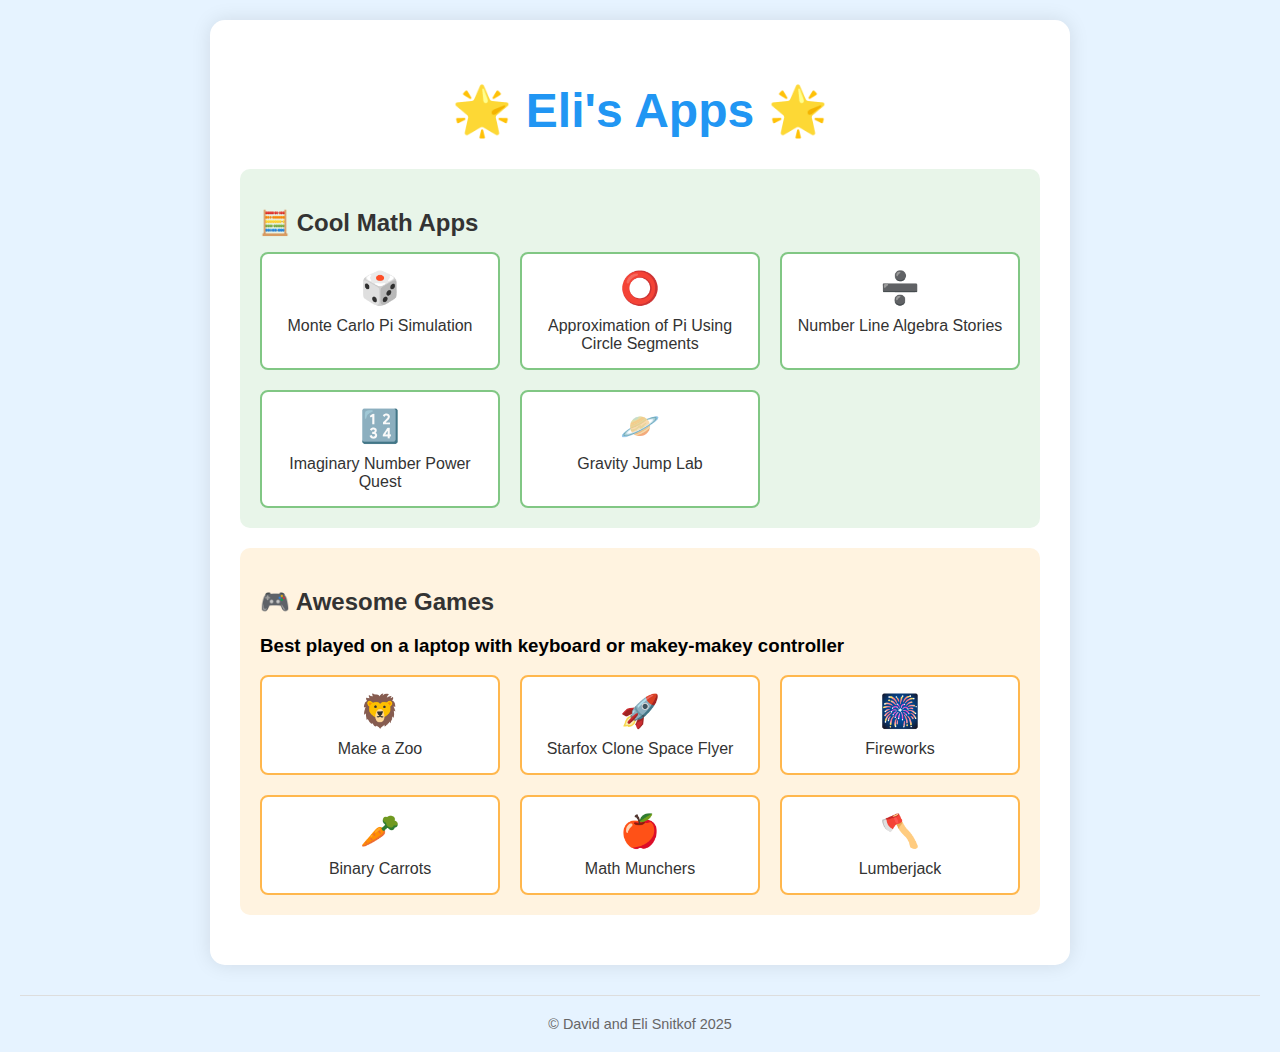
<file: index.html>
<!DOCTYPE html>
<html lang="en">
<head>
    <meta charset="UTF-8">
    <meta name="viewport" content="width=device-width, initial-scale=1.0">
    <title>Eli's Apps</title>
    <style>
        body {
            font-family: 'Comic Sans MS', cursive, sans-serif;
            background-color: #e6f3ff;
            margin: 0;
            padding: 20px;
        }
        
        .container {
            max-width: 800px;
            margin: 0 auto;
            background-color: white;
            padding: 30px;
            border-radius: 15px;
            box-shadow: 0 0 20px rgba(0,0,0,0.1);
        }

        h1 {
            color: #2196F3;
            text-align: center;
            font-size: 3em;
            margin-bottom: 30px;
        }

        .section {
            margin: 20px 0;
            padding: 20px;
            border-radius: 10px;
        }

        .math-section {
            background-color: #e8f5e9;
        }

        .games-section {
            background-color: #fff3e0;
        }

        h2 {
            color: #333;
            margin-bottom: 15px;
        }

        .app-grid {
            display: grid;
            grid-template-columns: repeat(auto-fit, minmax(200px, 1fr));
            gap: 20px;
        }

        .app-link {
            display: block;
            padding: 15px;
            background-color: white;
            border-radius: 8px;
            text-decoration: none;
            color: #333;
            text-align: center;
            transition: transform 0.2s;
            border: 2px solid #ddd;
        }

        .app-link:hover {
            transform: scale(1.05);
            box-shadow: 0 5px 15px rgba(0,0,0,0.1);
        }

        .math-link {
            border-color: #81c784;
        }

        .game-link {
            border-color: #ffb74d;
        }

        .emoji {
            font-size: 2em;
            margin-bottom: 10px;
        }

        footer {
            text-align: center;
            margin-top: 30px;
            padding-top: 20px;
            border-top: 1px solid #ddd;
            color: #666;
            font-size: 0.9em;
        }
    </style>
</head>
<body>
    <div class="container">
        <h1>🌟 Eli's Apps 🌟</h1>
        
        <div class="section math-section">
            <h2>🧮 Cool Math Apps</h2>
            <div class="app-grid">
                <a href="monte_carlo_pi.html" class="app-link math-link">
                    <div class="emoji">🎲</div>
                    Monte Carlo Pi Simulation
                </a>
                <a href="approx_pi.html" class="app-link math-link">
                    <div class="emoji">⭕</div>
                    Approximation of Pi Using Circle Segments
                </a>
                <a href="numline.html" class="app-link math-link">
                    <div class="emoji">➗</div>
                    Number Line Algebra Stories
                </a>
                <a href="i-game2.html" class="app-link math-link">
                    <div class="emoji">🔢</div>
                    Imaginary Number Power Quest
                </a>
                <a href="GravitySim/index.html" class="app-link math-link">
                    <div class="emoji">🪐</div>
                    Gravity Jump Lab
                </a>
            </div>
        </div>

        <div class="section games-section">
            <h2>🎮 Awesome Games</h2>
            <h3>Best played on a laptop with keyboard or makey-makey controller</h3>
            <div class="app-grid">
                <a href="MakeAZoo/index.html" class="app-link game-link">
                    <div class="emoji">🦁</div>
                    Make a Zoo
                </a>
                <a href="StarfoxClone/index.html" class="app-link game-link">
                    <div class="emoji">🚀</div>
                    Starfox Clone Space Flyer
                </a>
                <a href="fireworks/index.html" class="app-link game-link">
                    <div class="emoji">🎆</div>
                    Fireworks
                </a>
                <a href="binary-carrots/index.html" class="app-link game-link">
                    <div class="emoji">🥕</div>
                    Binary Carrots
                </a>
                <a href="MathMunchers/index.html" class="app-link game-link">
                    <div class="emoji">🍎</div>
                    Math Munchers
                </a>
                <a href="Lumberjack/index.html" class="app-link game-link">
                    <div class="emoji">🪓</div>
                    Lumberjack
                </a>
            </div>
        </div>
    </div>
    <footer>
        &copy; David and Eli Snitkof 2025
    </footer>
</body>
</html>
</file>
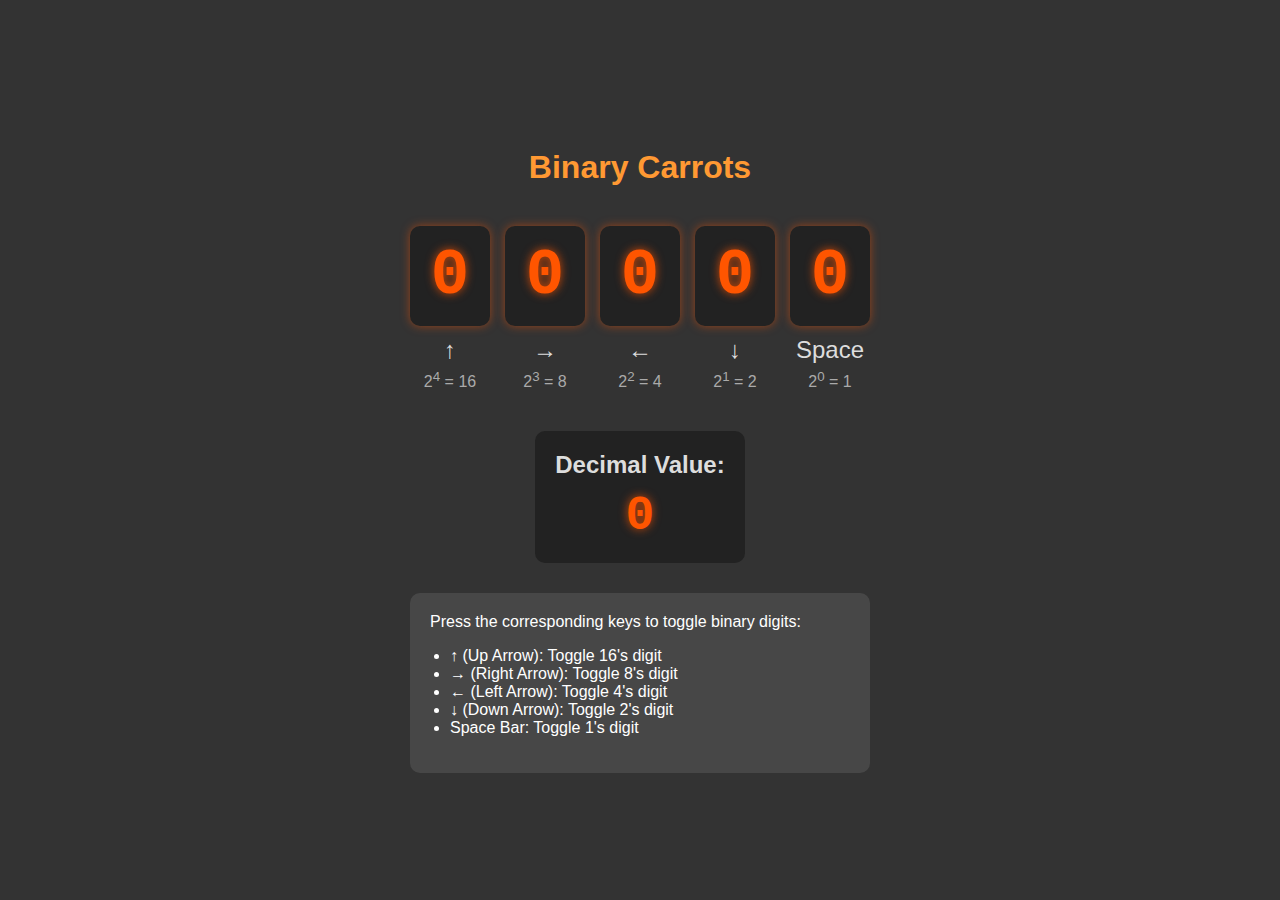
<file: binary-carrots/index.html>
<!DOCTYPE html>
<html lang="en">
<head>
    <meta charset="UTF-8">
    <meta name="viewport" content="width=device-width, initial-scale=1.0">
    <title>Binary Carrots</title>
    <link rel="stylesheet" href="styles.css">
</head>
<body>
    <div class="container">
        <h1>Binary Carrots</h1>
        
        <div class="binary-display">
            <div class="digit-container">
                <div class="digit" id="digit4">0</div>
                <div class="key-symbol">↑</div>
                <div class="power">2<sup>4</sup> = 16</div>
            </div>
            <div class="digit-container">
                <div class="digit" id="digit3">0</div>
                <div class="key-symbol">→</div>
                <div class="power">2<sup>3</sup> = 8</div>
            </div>
            <div class="digit-container">
                <div class="digit" id="digit2">0</div>
                <div class="key-symbol">←</div>
                <div class="power">2<sup>2</sup> = 4</div>
            </div>
            <div class="digit-container">
                <div class="digit" id="digit1">0</div>
                <div class="key-symbol">↓</div>
                <div class="power">2<sup>1</sup> = 2</div>
            </div>
            <div class="digit-container">
                <div class="digit" id="digit0">0</div>
                <div class="key-symbol">Space</div>
                <div class="power">2<sup>0</sup> = 1</div>
            </div>
        </div>
        
        <div class="decimal-display">
            <h2>Decimal Value:</h2>
            <div id="decimal-value">0</div>
        </div>
        
        <div class="instructions">
            <p>Press the corresponding keys to toggle binary digits:</p>
            <ul>
                <li>↑ (Up Arrow): Toggle 16's digit</li>
                <li>→ (Right Arrow): Toggle 8's digit</li>
                <li>← (Left Arrow): Toggle 4's digit</li>
                <li>↓ (Down Arrow): Toggle 2's digit</li>
                <li>Space Bar: Toggle 1's digit</li>
            </ul>
        </div>
    </div>

    <script src="script.js"></script>
</body>
</html>
</file>
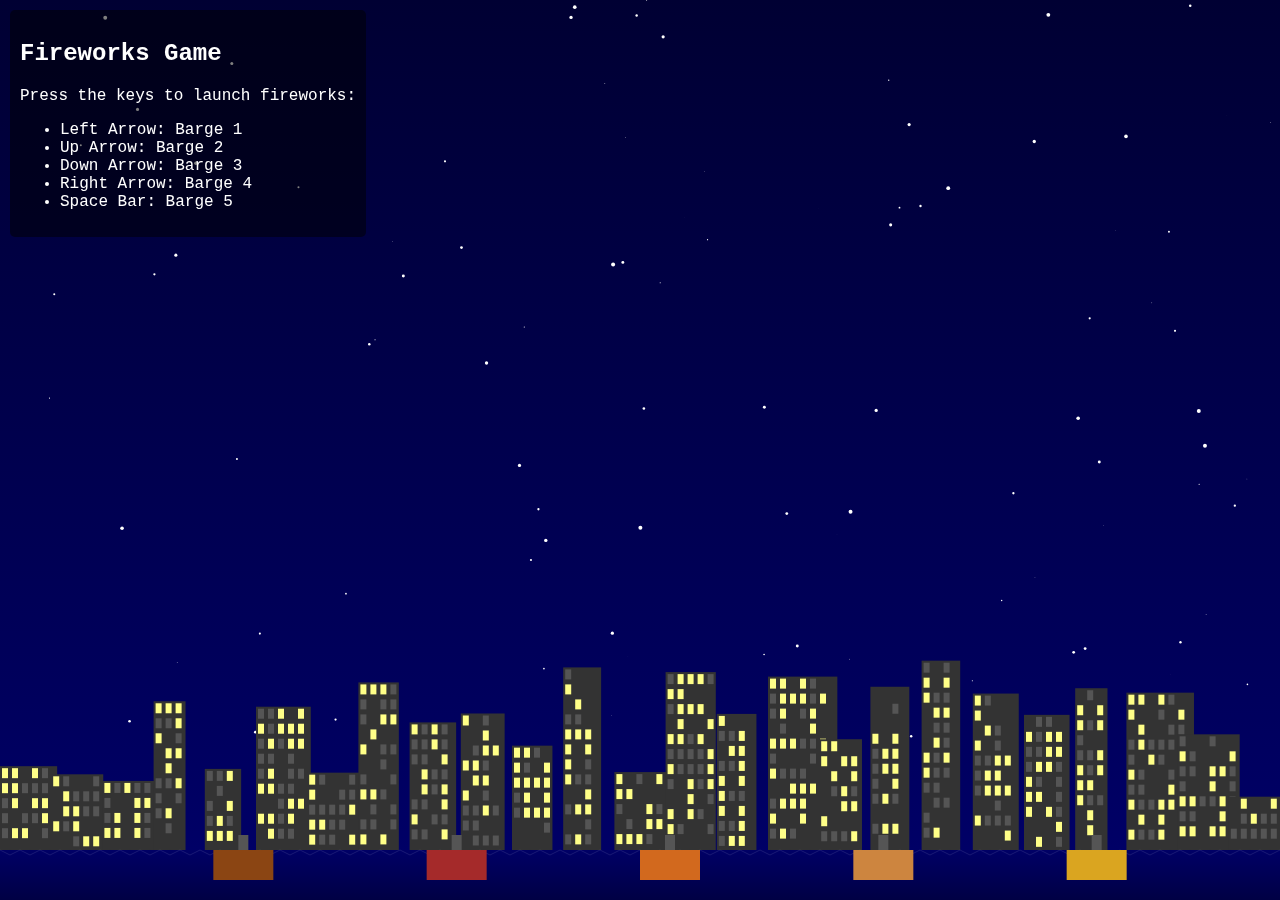
<file: fireworks/index.html>
<!DOCTYPE html>
<html lang="en">
<head>
    <meta charset="UTF-8">
    <meta name="viewport" content="width=device-width, initial-scale=1.0">
    <title>Fireworks Game</title>
    <style>
        body {
            margin: 0;
            overflow: hidden;
            background-color: #000;
        }
        canvas {
            display: block;
        }
        .instructions {
            position: absolute;
            top: 10px;
            left: 10px;
            color: white;
            font-family: 'Courier New', monospace;
            background-color: rgba(0, 0, 0, 0.5);
            padding: 10px;
            border-radius: 5px;
        }
    </style>
</head>
<body>
    <canvas id="gameCanvas"></canvas>
    <div class="instructions">
        <h2>Fireworks Game</h2>
        <p>Press the keys to launch fireworks:</p>
        <ul>
            <li>Left Arrow: Barge 1</li>
            <li>Up Arrow: Barge 2</li>
            <li>Down Arrow: Barge 3</li>
            <li>Right Arrow: Barge 4</li>
            <li>Space Bar: Barge 5</li>
        </ul>
    </div>
    <script src="game.js"></script>
</body>
</html>
</file>
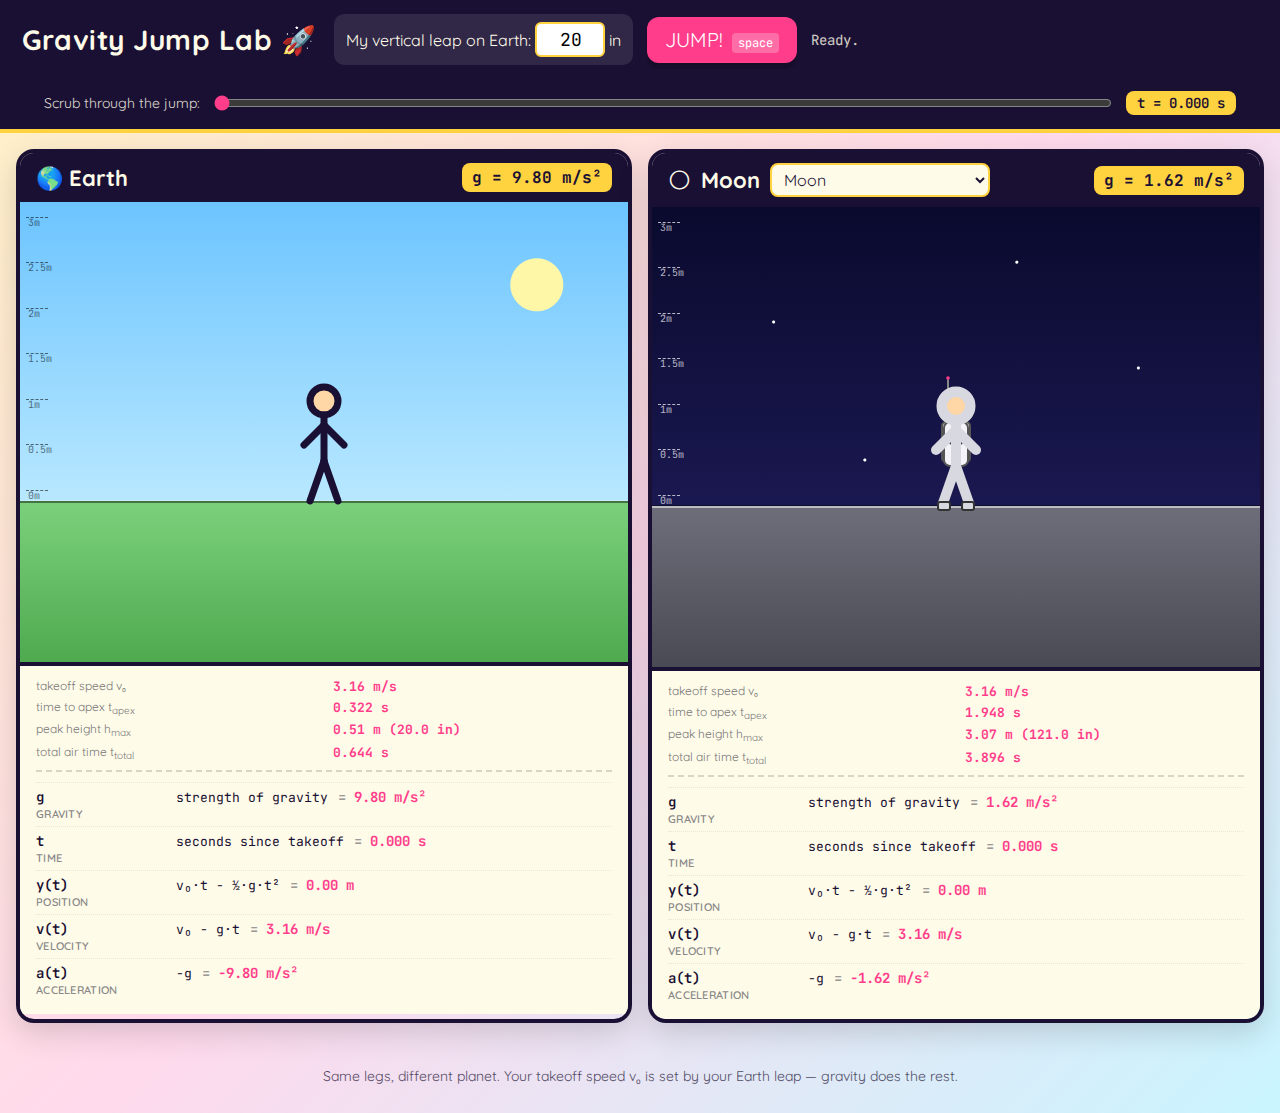
<file: GravitySim/index.html>
<!doctype html>
<html lang="en">
<head>
<meta charset="utf-8">
<meta name="viewport" content="width=device-width, initial-scale=1">
<title>Gravity Jump Lab</title>
<link rel="preconnect" href="https://fonts.googleapis.com">
<link rel="preconnect" href="https://fonts.gstatic.com" crossorigin>
<link href="https://fonts.googleapis.com/css2?family=Quicksand:wght@400;500;600;700&family=JetBrains+Mono:wght@500&display=swap" rel="stylesheet">
<link rel="stylesheet" href="style.css">
</head>
<body>
<header>
  <h1>Gravity Jump Lab <span class="zoom">🚀</span></h1>
  <div class="controls">
    <label>My vertical leap on Earth:
      <input id="leap-in" type="number" min="1" max="60" step="0.5" value="20"> in
    </label>
    <button id="jump-btn" type="button">JUMP! <span class="kbd">space</span></button>
    <span id="status" class="status">Ready.</span>
  </div>
  <div class="scrub">
    <label for="scrub">Scrub through the jump:</label>
    <input id="scrub" type="range" min="0" max="1" step="0.001" value="0">
    <span id="scrub-time" class="scrub-time">t = 0.000 s</span>
  </div>
</header>

<main>
  <section class="panel earth" data-side="L">
    <div class="panel-head">
      <h2>🌎 Earth</h2>
      <div class="g-tag">g = <span data-bind="g">9.80</span> m/s²</div>
    </div>
    <div class="stage" id="stage-L">
      <div class="ruler" data-bind="ruler"></div>
      <div class="ground"></div>
      <svg class="figure" viewBox="-20 -60 40 60" preserveAspectRatio="xMidYEnd meet">
        <g class="kid">
          <circle cx="0" cy="-50" r="7" class="head"/>
          <line x1="0" y1="-43" x2="0" y2="-20" class="body"/>
          <line class="arm-l" x1="0" y1="-38" x2="-10" y2="-28"/>
          <line class="arm-r" x1="0" y1="-38" x2="10"  y2="-28"/>
          <line class="leg-l" x1="0" y1="-20" x2="-7"  y2="0"/>
          <line class="leg-r" x1="0" y1="-20" x2="7"   y2="0"/>
        </g>
      </svg>
    </div>
    <div class="math" id="math-L"></div>
  </section>

  <section class="panel other" data-side="R">
    <div class="panel-head">
      <h2><span data-bind="emoji">🌕</span> <span data-bind="name">Moon</span>
        <select id="env-select">
          <option value="moon" selected>Moon</option>
          <option value="callisto">Callisto (Jupiter's moon)</option>
          <option value="mercury">Mercury</option>
          <option value="mars">Mars</option>
          <option value="venus">Venus</option>
          <option value="uranus">Uranus</option>
          <option value="saturn">Saturn</option>
          <option value="jupiter">Jupiter</option>
          <option value="pluto">Pluto</option>
          <option value="acen">Alpha Centauri A ⭐</option>
        </select>
      </h2>
      <div class="g-tag">g = <span data-bind="g">1.62</span> m/s²</div>
    </div>
    <div class="stage" id="stage-R">
      <div class="ruler" data-bind="ruler"></div>
      <div class="ground"></div>
      <svg class="figure astronaut" viewBox="-20 -60 40 60" preserveAspectRatio="xMidYEnd meet">
        <g class="kid">
          <!-- backpack (PLSS) -->
          <rect class="suit-pack" x="-7" y="-42" width="14" height="20" rx="2"/>
          <!-- antenna -->
          <line class="suit-antenna" x1="-4" y1="-58" x2="-4" y2="-63"/>
          <circle class="suit-antenna-tip" cx="-4" cy="-64" r="0.9"/>
          <!-- suit body (thick white torso) -->
          <rect class="suit-torso" x="-6" y="-42" width="12" height="22" rx="3"/>
          <!-- chest control panel -->
          <rect class="suit-chest" x="-3.5" y="-36" width="7" height="5" rx="0.8"/>
          <circle class="suit-chest-led" cx="-2" cy="-33.5" r="0.6"/>
          <circle class="suit-chest-led" cx="2"  cy="-33.5" r="0.6"/>
          <!-- helmet bubble -->
          <circle class="suit-helmet" cx="0" cy="-50" r="9"/>
          <!-- visor -->
          <path class="suit-visor" d="M -6.5,-50 A 6.5,6.5 0 0,1 6.5,-50 Z"/>
          <!-- visor highlight -->
          <ellipse class="suit-visor-shine" cx="-2.5" cy="-52" rx="2" ry="1"/>
          <!-- head (kept for crouch/animation parity, hidden behind helmet) -->
          <circle cx="0" cy="-50" r="7" class="head"/>
          <line x1="0" y1="-43" x2="0" y2="-20" class="body"/>
          <line class="arm-l" x1="0" y1="-38" x2="-10" y2="-28"/>
          <line class="arm-r" x1="0" y1="-38" x2="10"  y2="-28"/>
          <line class="leg-l" x1="0" y1="-20" x2="-7"  y2="0"/>
          <line class="leg-r" x1="0" y1="-20" x2="7"   y2="0"/>
          <!-- boots -->
          <rect class="suit-boot" x="-9" y="-2" width="6" height="4" rx="1"/>
          <rect class="suit-boot" x="3"  y="-2" width="6" height="4" rx="1"/>
        </g>
      </svg>
    </div>
    <div class="math" id="math-R"></div>
  </section>
</main>

<footer>
  <p>Same legs, different planet. Your takeoff speed v₀ is set by your Earth leap — gravity does the rest.</p>
</footer>

<script src="app.js"></script>
</body>
</html>
</file>
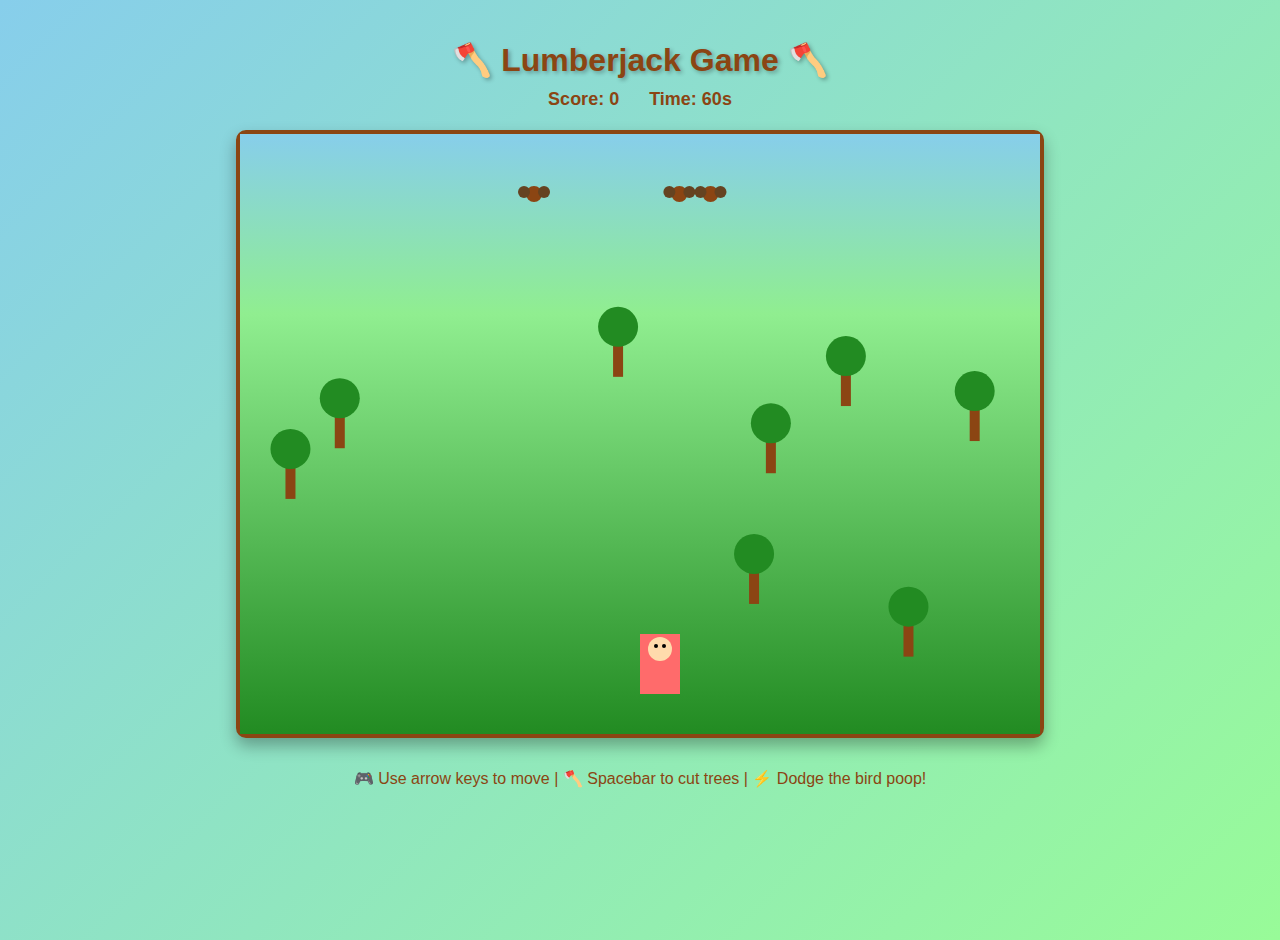
<file: Lumberjack/index.html>
<!DOCTYPE html>
<html lang="en">
<head>
    <meta charset="UTF-8">
    <meta name="viewport" content="width=device-width, initial-scale=1.0">
    <title>Lumberjack Game</title>
    <style>
        body {
            margin: 0;
            padding: 20px;
            background: linear-gradient(135deg, #87CEEB 0%, #98FB98 100%);
            font-family: 'Comic Sans MS', cursive, sans-serif;
            display: flex;
            flex-direction: column;
            align-items: center;
            min-height: 100vh;
        }

        h1 {
            color: #8B4513;
            text-shadow: 2px 2px 4px rgba(0,0,0,0.3);
            margin-bottom: 10px;
        }

        .game-info {
            display: flex;
            gap: 30px;
            margin-bottom: 20px;
            font-size: 18px;
            font-weight: bold;
            color: #8B4513;
        }

        .game-container {
            position: relative;
            border: 4px solid #8B4513;
            border-radius: 10px;
            box-shadow: 0 8px 16px rgba(0,0,0,0.3);
            background: #90EE90;
        }

        #gameCanvas {
            display: block;
            background: linear-gradient(to bottom, #87CEEB 0%, #90EE90 30%, #228B22 100%);
        }

        .controls {
            margin-top: 15px;
            text-align: center;
            color: #8B4513;
            font-size: 16px;
        }

        .game-over {
            position: absolute;
            top: 50%;
            left: 50%;
            transform: translate(-50%, -50%);
            background: rgba(255, 255, 255, 0.95);
            padding: 30px;
            border-radius: 15px;
            text-align: center;
            box-shadow: 0 8px 16px rgba(0,0,0,0.3);
            display: none;
        }

        .game-over h2 {
            color: #8B4513;
            margin-top: 0;
        }

        .restart-btn {
            background: #4CAF50;
            color: white;
            border: none;
            padding: 12px 24px;
            font-size: 16px;
            border-radius: 8px;
            cursor: pointer;
            font-family: inherit;
            margin-top: 15px;
        }

        .restart-btn:hover {
            background: #45a049;
        }
    </style>
</head>
<body>
    <h1>🪓 Lumberjack Game 🪓</h1>
    
    <div class="game-info">
        <div>Score: <span id="score">0</span></div>
        <div>Time: <span id="timer">60</span>s</div>
    </div>

    <div class="game-container">
        <canvas id="gameCanvas" width="800" height="600"></canvas>
        <div class="game-over" id="gameOver">
            <h2>Game Over!</h2>
            <p>Final Score: <span id="finalScore">0</span></p>
            <button class="restart-btn" onclick="restartGame()">Play Again</button>
        </div>
    </div>

    <div class="controls">
        <p>🎮 Use arrow keys to move | 🪓 Spacebar to cut trees | ⚡ Dodge the bird poop!</p>
    </div>

    <script>
        const canvas = document.getElementById('gameCanvas');
        const ctx = canvas.getContext('2d');
        const scoreElement = document.getElementById('score');
        const timerElement = document.getElementById('timer');
        const gameOverElement = document.getElementById('gameOver');
        const finalScoreElement = document.getElementById('finalScore');

        // Game state
        let gameRunning = true;
        let score = 0;
        let timeLeft = 60;
        let gameTime = 0;

        // Player object
        const player = {
            x: 400,
            y: 500,
            width: 40,
            height: 60,
            speed: 5,
            cutting: false,
            cutTime: 0
        };

        // Trees array
        let trees = [];
        let birdPoops = [];
        let birds = [];

        // Input handling
        const keys = {};
        document.addEventListener('keydown', (e) => {
            keys[e.code] = true;
            if (e.code === 'Space') {
                e.preventDefault();
                if (gameRunning && !player.cutting) {
                    player.cutting = true;
                    player.cutTime = 0;
                }
            }
        });

        document.addEventListener('keyup', (e) => {
            keys[e.code] = false;
        });

        // Initialize game
        function initGame() {
            trees = [];
            birdPoops = [];
            birds = [];
            score = 0;
            timeLeft = 60;
            gameTime = 0;
            gameRunning = true;
            player.x = 400;
            player.y = 500;
            player.cutting = false;
            
            // Create initial trees
            for (let i = 0; i < 8; i++) {
                createTree();
            }
            
            // Create initial birds
            for (let i = 0; i < 3; i++) {
                createBird();
            }
            
            gameOverElement.style.display = 'none';
            updateUI();
        }

        function createTree() {
            trees.push({
                x: Math.random() * (canvas.width - 60),
                y: Math.random() * 400 + 100,
                width: 30,
                height: 80,
                cut: false,
                cutProgress: 0
            });
        }

        function createBird() {
            birds.push({
                x: Math.random() * canvas.width,
                y: 50,
                width: 30,
                height: 20,
                speed: 1 + Math.random() * 2,
                poopTimer: 0,
                poopInterval: 60 + Math.random() * 120
            });
        }

        function createBirdPoop(x, y) {
            birdPoops.push({
                x: x,
                y: y,
                width: 8,
                height: 8,
                speed: 3 + Math.random() * 2
            });
        }

        function updatePlayer() {
            if (!gameRunning) return;

            // Movement
            if (keys['ArrowLeft'] && player.x > 0) {
                player.x -= player.speed;
            }
            if (keys['ArrowRight'] && player.x < canvas.width - player.width) {
                player.x += player.speed;
            }
            if (keys['ArrowUp'] && player.y > 0) {
                player.y -= player.speed;
            }
            if (keys['ArrowDown'] && player.y < canvas.height - player.height) {
                player.y += player.speed;
            }

            // Cutting animation
            if (player.cutting) {
                player.cutTime++;
                if (player.cutTime > 30) {
                    player.cutting = false;
                    player.cutTime = 0;
                }
            }
        }

        function updateTrees() {
            trees.forEach((tree, index) => {
                if (player.cutting && !tree.cut) {
                    // Check if player is near tree
                    const distance = Math.sqrt(
                        Math.pow(player.x + player.width/2 - (tree.x + tree.width/2), 2) +
                        Math.pow(player.y + player.height/2 - (tree.y + tree.height/2), 2)
                    );
                    
                    if (distance < 50) {
                        tree.cutProgress += 2;
                        if (tree.cutProgress >= 100) {
                            tree.cut = true;
                            score += 5;
                            updateUI();
                        }
                    }
                }
            });
        }

        function updateBirds() {
            birds.forEach(bird => {
                bird.x += bird.speed;
                bird.poopTimer++;
                
                if (bird.x > canvas.width) {
                    bird.x = -bird.width;
                }
                
                if (bird.poopTimer > bird.poopInterval) {
                    createBirdPoop(bird.x + bird.width/2, bird.y + bird.height);
                    bird.poopTimer = 0;
                    bird.poopInterval = 60 + Math.random() * 120;
                }
            });
        }

        function updateBirdPoops() {
            birdPoops.forEach((poop, index) => {
                poop.y += poop.speed;
                
                // Check collision with player
                if (poop.x < player.x + player.width &&
                    poop.x + poop.width > player.x &&
                    poop.y < player.y + player.height &&
                    poop.y + poop.height > player.y) {
                    gameOver();
                }
                
                // Remove poop that fell off screen
                if (poop.y > canvas.height) {
                    birdPoops.splice(index, 1);
                }
            });
        }

        function gameOver() {
            gameRunning = false;
            finalScoreElement.textContent = score;
            gameOverElement.style.display = 'block';
        }

        function updateUI() {
            scoreElement.textContent = score;
            timerElement.textContent = timeLeft;
        }

        function restartGame() {
            initGame();
        }

        function gameLoop() {
            if (gameRunning) {
                gameTime++;
                
                // Update timer
                if (gameTime % 60 === 0) {
                    timeLeft--;
                    updateUI();
                    if (timeLeft <= 0) {
                        gameOver();
                    }
                }
                
                // Update game objects
                updatePlayer();
                updateTrees();
                updateBirds();
                updateBirdPoops();
                
                // Add new trees occasionally
                if (Math.random() < 0.01) {
                    createTree();
                }
            }
            
            draw();
            requestAnimationFrame(gameLoop);
        }

        function draw() {
            // Clear canvas
            ctx.clearRect(0, 0, canvas.width, canvas.height);
            
            // Draw sky gradient
            const gradient = ctx.createLinearGradient(0, 0, 0, canvas.height);
            gradient.addColorStop(0, '#87CEEB');
            gradient.addColorStop(0.3, '#90EE90');
            gradient.addColorStop(1, '#228B22');
            ctx.fillStyle = gradient;
            ctx.fillRect(0, 0, canvas.width, canvas.height);
            
            // Draw trees
            trees.forEach(tree => {
                if (!tree.cut) {
                    // Tree trunk
                    ctx.fillStyle = '#8B4513';
                    ctx.fillRect(tree.x + 10, tree.y + 40, 10, 40);
                    
                    // Tree leaves
                    ctx.fillStyle = '#228B22';
                    ctx.beginPath();
                    ctx.arc(tree.x + 15, tree.y + 30, 20, 0, Math.PI * 2);
                    ctx.fill();
                    
                    // Cutting progress
                    if (tree.cutProgress > 0) {
                        ctx.fillStyle = 'rgba(255, 0, 0, 0.5)';
                        ctx.fillRect(tree.x, tree.y, (tree.width * tree.cutProgress) / 100, 5);
                    }
                } else {
                    // Stump
                    ctx.fillStyle = '#654321';
                    ctx.fillRect(tree.x + 10, tree.y + 50, 10, 20);
                }
            });
            
            // Draw birds
            birds.forEach(bird => {
                ctx.fillStyle = '#8B4513';
                ctx.beginPath();
                ctx.arc(bird.x + 15, bird.y + 10, 8, 0, Math.PI * 2);
                ctx.fill();
                
                // Wings
                ctx.fillStyle = '#654321';
                ctx.beginPath();
                ctx.arc(bird.x + 5, bird.y + 8, 6, 0, Math.PI * 2);
                ctx.fill();
                ctx.beginPath();
                ctx.arc(bird.x + 25, bird.y + 8, 6, 0, Math.PI * 2);
                ctx.fill();
            });
            
            // Draw bird poops
            birdPoops.forEach(poop => {
                ctx.fillStyle = '#8B4513';
                ctx.beginPath();
                ctx.arc(poop.x, poop.y, 4, 0, Math.PI * 2);
                ctx.fill();
            });
            
            // Draw player
            ctx.fillStyle = '#FF6B6B';
            ctx.fillRect(player.x, player.y, player.width, player.height);
            
            // Player head
            ctx.fillStyle = '#FFDBAC';
            ctx.beginPath();
            ctx.arc(player.x + 20, player.y + 15, 12, 0, Math.PI * 2);
            ctx.fill();
            
            // Chainsaw when cutting
            if (player.cutting) {
                ctx.fillStyle = '#C0C0C0';
                ctx.fillRect(player.x + 35, player.y + 20, 15, 8);
                ctx.fillStyle = '#FFD700';
                ctx.fillRect(player.x + 50, player.y + 22, 8, 4);
            }
            
            // Player eyes
            ctx.fillStyle = '#000';
            ctx.beginPath();
            ctx.arc(player.x + 16, player.y + 12, 2, 0, Math.PI * 2);
            ctx.fill();
            ctx.beginPath();
            ctx.arc(player.x + 24, player.y + 12, 2, 0, Math.PI * 2);
            ctx.fill();
        }

        // Start the game
        initGame();
        gameLoop();
    </script>
</body>
</html>
</file>
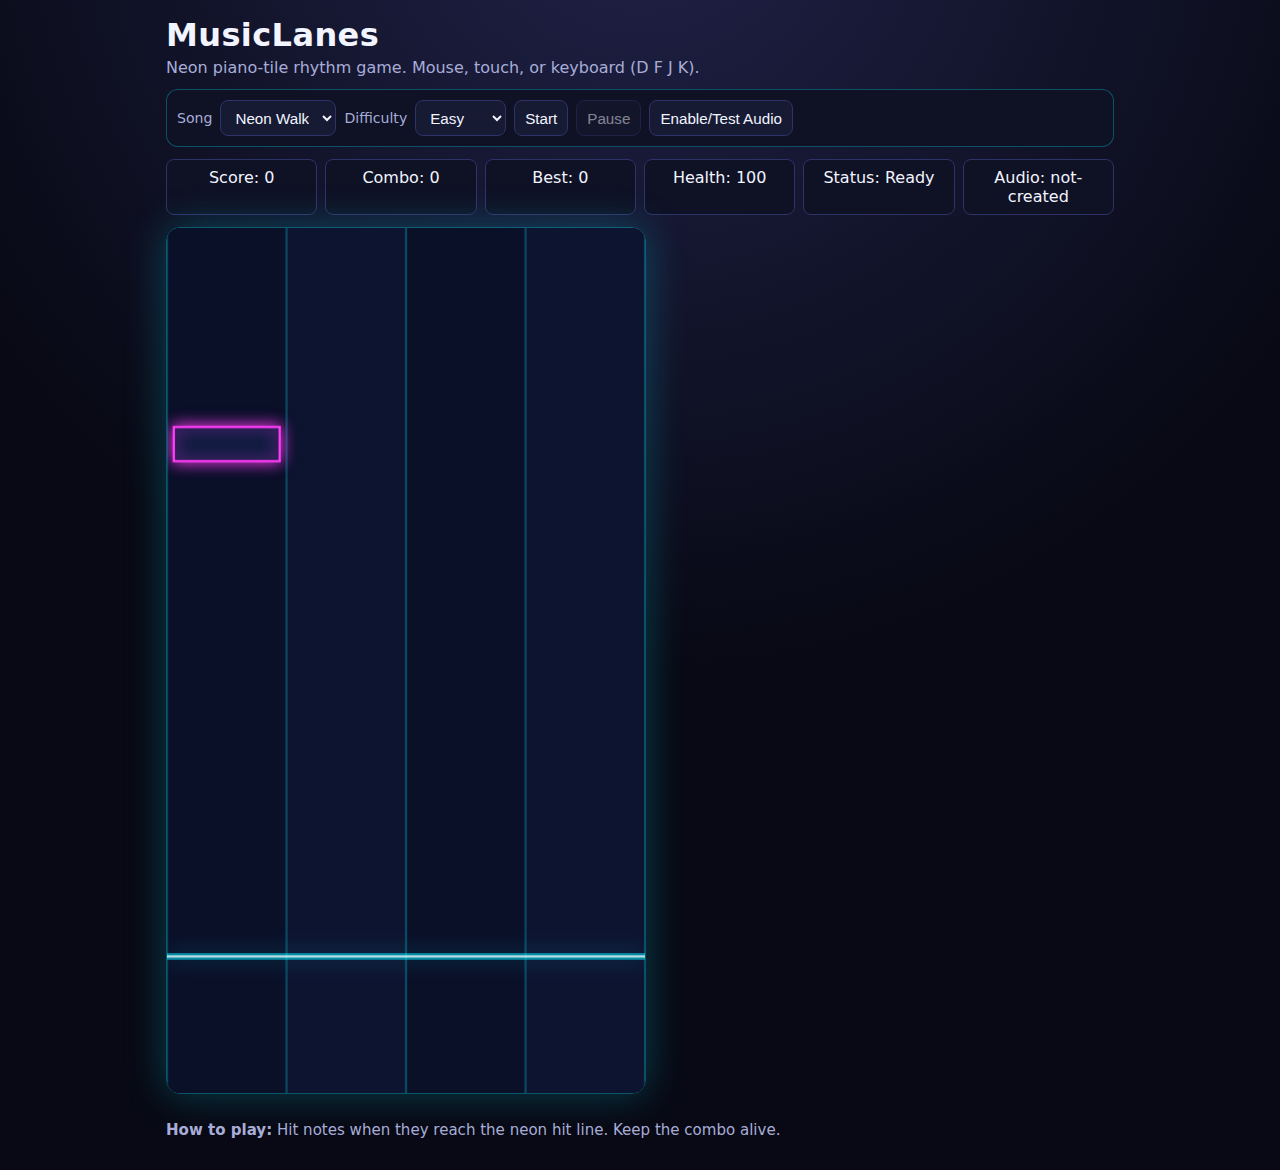
<file: magic-tiles-web/index.html>
<!doctype html>
<html lang="en">
  <head>
    <meta charset="utf-8" />
    <meta name="viewport" content="width=device-width, initial-scale=1, viewport-fit=cover" />
    <title>MusicLanes</title>
    <meta
      name="description"
      content="MusicLanes is a client-side rhythm game inspired by piano tile style gameplay."
    />
    <link rel="stylesheet" href="./styles.css" />
  </head>
  <body>
    <main class="app">
      <header class="topbar">
        <h1>MusicLanes</h1>
        <p class="tagline">Neon piano-tile rhythm game. Mouse, touch, or keyboard (D F J K).</p>
      </header>

      <section class="controls">
        <label for="songSelect">Song</label>
        <select id="songSelect" aria-label="Choose song"></select>

        <label for="difficultySelect">Difficulty</label>
        <select id="difficultySelect" aria-label="Choose difficulty">
          <option value="easy">Easy</option>
          <option value="normal">Normal</option>
          <option value="hard">Hard</option>
        </select>

        <button id="startBtn" type="button">Start</button>
        <button id="pauseBtn" type="button" disabled>Pause</button>
        <button id="audioTestBtn" type="button">Enable/Test Audio</button>
      </section>

      <section class="hud" aria-live="polite">
        <div>Score: <span id="scoreValue">0</span></div>
        <div>Combo: <span id="comboValue">0</span></div>
        <div>Best: <span id="bestValue">0</span></div>
        <div>Health: <span id="healthValue">100</span></div>
        <div>Status: <span id="statusValue">Ready</span></div>
        <div>Audio: <span id="audioStateValue">unknown</span></div>
      </section>

      <section class="game-wrap">
        <canvas id="gameCanvas" width="420" height="760" aria-label="MusicLanes game area"></canvas>
      </section>

      <section class="help">
        <p><strong>How to play:</strong> Hit notes when they reach the neon hit line. Keep the combo alive.</p>
      </section>
    </main>

    <script src="./audio.js"></script>
    <script src="./game.js"></script>
  </body>
</html>
</file>
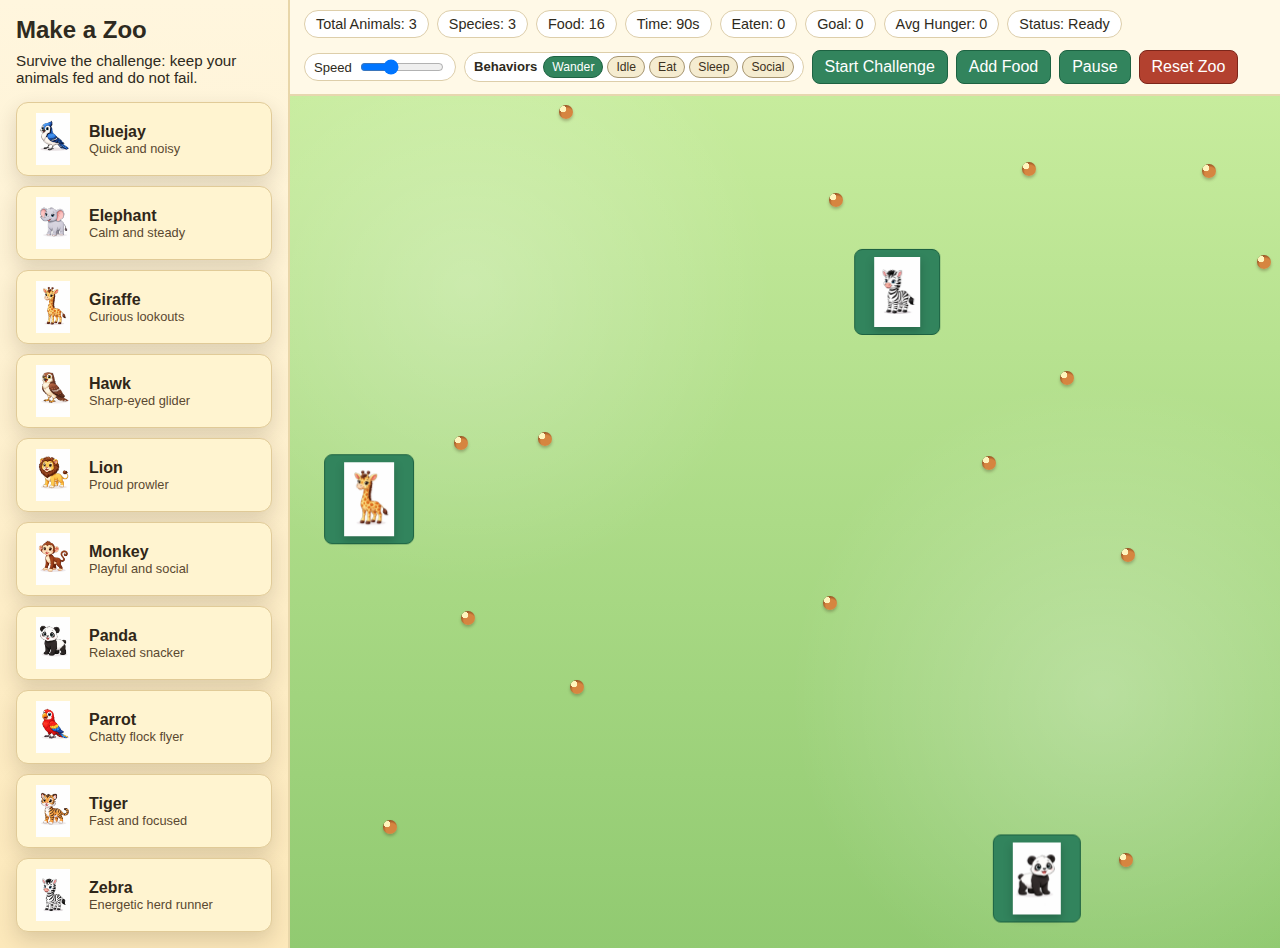
<file: MakeAZoo/index.html>
<!doctype html>
<html lang="en">
  <head>
    <meta charset="UTF-8" />
    <meta name="viewport" content="width=device-width, initial-scale=1.0" />
    <title>Make a Zoo</title>
    <link rel="stylesheet" href="styles.css" />
  </head>
  <body>
    <div class="app" id="appRoot">
      <aside class="sidebar" aria-label="Animal selector">
        <div class="sidebar-header">
          <h1>Make a Zoo</h1>
          <p>Survive the challenge: keep your animals fed and do not fail.</p>
        </div>
        <div id="animalList" class="animal-list" role="list"></div>
      </aside>

      <main class="main-area">
        <header class="hud" aria-label="Game controls">
          <div class="hud-group">
            <div class="stat-pill">Total Animals: <span id="totalCount">0</span></div>
            <div class="stat-pill">Species: <span id="speciesCount">0</span></div>
            <div class="stat-pill">Food: <span id="foodCount">0</span></div>
            <div class="stat-pill">Time: <span id="challengeTimer">90</span>s</div>
            <div class="stat-pill">Eaten: <span id="challengeScore">0</span></div>
            <div class="stat-pill">Goal: <span id="challengeGoal">0</span></div>
            <div class="stat-pill">Avg Hunger: <span id="avgHunger">0</span></div>
            <div class="stat-pill">Status: <span id="challengeStatus">Ready</span></div>
          </div>
          <div class="hud-group">
            <label class="slider-wrap" for="speedControl">
              Speed
              <input id="speedControl" type="range" min="0.5" max="2" value="1" step="0.1" />
            </label>
            <div class="behavior-toggles-wrap" aria-label="Behavior toggles">
              <span class="behavior-toggles-label">Behaviors</span>
              <div id="behaviorToggles" class="behavior-toggles"></div>
            </div>
            <button id="challengeBtn" type="button">Start Challenge</button>
            <button id="addFoodBtn" type="button">Add Food</button>
            <button id="pauseBtn" type="button">Pause</button>
            <button id="resetBtn" type="button" class="danger">Reset Zoo</button>
          </div>
        </header>

        <section id="zooField" class="zoo-field" aria-label="Zoo field" tabindex="0">
          <div id="foodLayer" class="food-layer" aria-hidden="true"></div>
          <div id="toast" class="toast" role="status" aria-live="polite"></div>
          <div id="infoBubble" class="info-bubble" aria-live="polite"></div>
        </section>
      </main>
    </div>

    <script src="app.js"></script>
  </body>
</html>
</file>
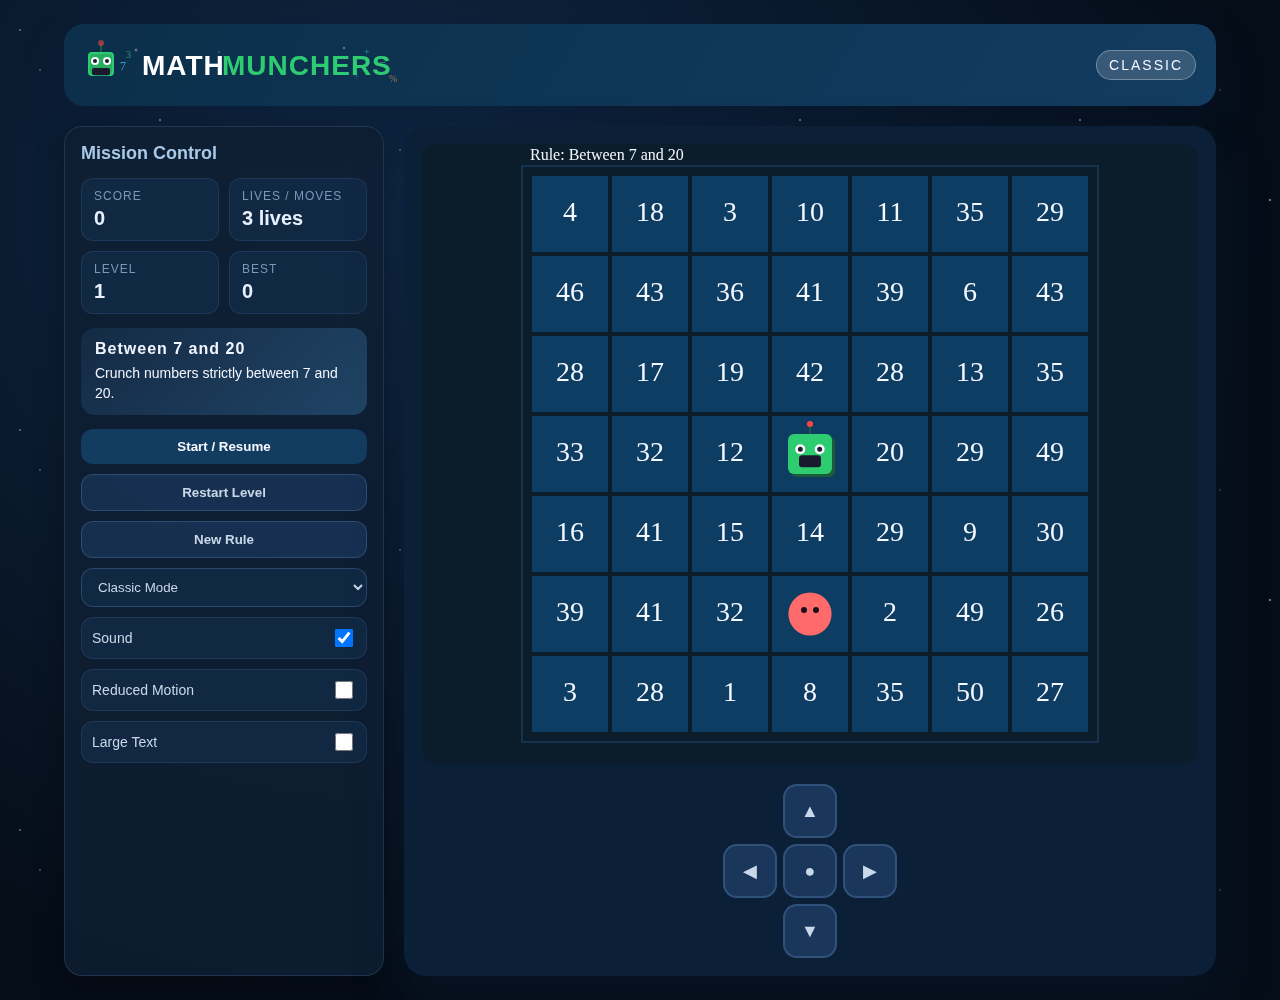
<file: MathMunchers/index.html>
<!doctype html>
<html lang="en">
  <head>
    <meta charset="UTF-8" />
    <meta name="viewport" content="width=device-width, initial-scale=1" />
    <title>Math Munchers</title>
    <style>
      :root {
        --ink: #0a1b2f;
        --ink-soft: #1a2f4a;
        --glow: #5cf2a8;
        --accent: #ff9b4a;
        --accent-2: #43d3ff;
        --panel: rgba(255, 255, 255, 0.85);
        --panel-strong: rgba(255, 255, 255, 0.96);
        --danger: #ff4d6d;
        --grid: #0b2a46;
        --tile: #0e3d63;
        --tile-good: #1f7a4f;
        --tile-bad: #6a1b2a;
        --font-title: "Trebuchet MS", "Lucida Sans Unicode", "Lucida Grande",
          "Lucida Sans", Arial, sans-serif;
        --font-body: "Verdana", "Geneva", "Tahoma", sans-serif;
      }

      * {
        box-sizing: border-box;
      }

      body {
        margin: 0;
        font-family: var(--font-body);
        color: var(--ink);
        min-height: 100vh;
        background: radial-gradient(ellipse at 30% 20%, #0f2744 0%, #050d18 70%);
        display: flex;
        align-items: stretch;
        justify-content: center;
        position: relative;
      }

      body::before {
        content: "";
        position: fixed;
        inset: 0;
        background-image:
          radial-gradient(1px 1px at 20px 30px, white, transparent),
          radial-gradient(1px 1px at 40px 70px, rgba(255,255,255,0.8), transparent),
          radial-gradient(1.5px 1.5px at 90px 40px, white, transparent),
          radial-gradient(1px 1px at 130px 80px, rgba(255,255,255,0.6), transparent),
          radial-gradient(1.2px 1.2px at 160px 120px, white, transparent),
          radial-gradient(1px 1px at 200px 50px, rgba(255,255,255,0.7), transparent),
          radial-gradient(1.5px 1.5px at 250px 180px, white, transparent),
          radial-gradient(1px 1px at 300px 90px, rgba(255,255,255,0.5), transparent),
          radial-gradient(1.3px 1.3px at 350px 200px, white, transparent),
          radial-gradient(1px 1px at 400px 150px, rgba(255,255,255,0.8), transparent),
          radial-gradient(1px 1px at 450px 30px, white, transparent),
          radial-gradient(1.4px 1.4px at 500px 250px, rgba(255,255,255,0.9), transparent),
          radial-gradient(1px 1px at 550px 100px, white, transparent),
          radial-gradient(1.2px 1.2px at 600px 300px, rgba(255,255,255,0.6), transparent),
          radial-gradient(1px 1px at 650px 180px, white, transparent),
          radial-gradient(1.5px 1.5px at 700px 50px, rgba(255,255,255,0.7), transparent),
          radial-gradient(1px 1px at 750px 350px, white, transparent),
          radial-gradient(1.3px 1.3px at 800px 120px, rgba(255,255,255,0.8), transparent),
          radial-gradient(1px 1px at 850px 280px, white, transparent),
          radial-gradient(1.4px 1.4px at 900px 200px, rgba(255,255,255,0.6), transparent);
        background-size: 920px 400px;
        background-repeat: repeat;
        pointer-events: none;
        animation: twinkle 4s ease-in-out infinite alternate;
        z-index: 0;
      }

      @keyframes twinkle {
        0% { opacity: 0.7; }
        100% { opacity: 1; }
      }

      @media (prefers-reduced-motion: reduce) {
        body::before {
          animation: none;
          opacity: 0.85;
        }
      }

      body.reduced-motion::before {
        animation: none;
        opacity: 0.85;
      }

      .app {
        width: min(1200px, 100%);
        padding: 24px;
        display: grid;
        gap: 20px;
        grid-template-columns: minmax(260px, 320px) minmax(0, 1fr);
        position: relative;
        z-index: 1;
      }

      header {
        grid-column: 1 / -1;
        display: flex;
        align-items: center;
        justify-content: space-between;
        padding: 16px 20px;
        border-radius: 20px;
        background: linear-gradient(120deg, #0b2f4a, #133c61);
        color: #f5f6ff;
        box-shadow: 0 20px 45px rgba(10, 24, 48, 0.25);
      }

      header .logo {
        height: clamp(36px, 5vw, 50px);
        width: auto;
      }

      @media (prefers-reduced-motion: reduce) {
        header .logo * {
          animation: none !important;
        }
      }

      body.reduced-motion header .logo * {
        animation: none !important;
      }

      header .mode-pill {
        background: rgba(255, 255, 255, 0.16);
        border: 1px solid rgba(255, 255, 255, 0.3);
        padding: 6px 12px;
        border-radius: 999px;
        font-size: 14px;
        text-transform: uppercase;
        letter-spacing: 2px;
      }

      .panel {
        background: rgba(15, 30, 50, 0.85);
        border: 1px solid rgba(100, 150, 200, 0.2);
        border-radius: 18px;
        padding: 16px;
        box-shadow: 0 12px 30px rgba(0, 0, 0, 0.3);
        display: flex;
        flex-direction: column;
        gap: 14px;
        backdrop-filter: blur(8px);
      }

      .panel h2 {
        margin: 0;
        font-family: var(--font-title);
        font-size: 18px;
        color: #a8c8e8;
      }

      .stats {
        display: grid;
        grid-template-columns: repeat(2, minmax(0, 1fr));
        gap: 10px;
      }

      .stat-card {
        background: rgba(20, 45, 75, 0.7);
        border: 1px solid rgba(100, 150, 200, 0.15);
        border-radius: 12px;
        padding: 10px 12px;
        display: flex;
        flex-direction: column;
        gap: 4px;
      }

      .stat-card span {
        font-size: 12px;
        color: #7898b8;
        text-transform: uppercase;
        letter-spacing: 1px;
      }

      .stat-card strong {
        font-size: 20px;
        color: #e8f0ff;
      }

      .rule-box {
        background: linear-gradient(135deg, #142a44, #204466);
        color: #f1f5ff;
        border-radius: 14px;
        padding: 12px 14px;
        display: flex;
        flex-direction: column;
        gap: 6px;
      }

      .rule-box h3 {
        margin: 0;
        font-size: 16px;
        font-family: var(--font-title);
        letter-spacing: 1px;
      }

      .rule-box p {
        margin: 0;
        font-size: 14px;
        line-height: 1.4;
      }

      .controls {
        display: grid;
        gap: 10px;
      }

      .controls button,
      .controls select,
      .controls label {
        font-family: var(--font-body);
      }

      .controls button {
        border: none;
        border-radius: 12px;
        padding: 10px 12px;
        font-weight: 600;
        cursor: pointer;
        background: #133c61;
        color: #f5f8ff;
        transition: transform 0.2s ease, box-shadow 0.2s ease;
      }

      .controls button:hover {
        transform: translateY(-2px);
        box-shadow: 0 10px 18px rgba(15, 45, 75, 0.2);
      }

      .controls .secondary {
        background: rgba(30, 60, 100, 0.6);
        color: #c8d8e8;
        border: 1px solid rgba(100, 150, 200, 0.3);
      }

      .controls select {
        background: rgba(20, 45, 75, 0.7);
        color: #c8d8e8;
        border: 1px solid rgba(100, 150, 200, 0.3);
        border-radius: 12px;
        padding: 10px 12px;
        cursor: pointer;
      }

      .toggle {
        display: flex;
        align-items: center;
        justify-content: space-between;
        background: rgba(20, 45, 75, 0.7);
        border: 1px solid rgba(100, 150, 200, 0.15);
        padding: 8px 10px;
        border-radius: 12px;
        font-size: 14px;
        color: #c8d8e8;
      }

      .toggle input {
        width: 18px;
        height: 18px;
      }

      .canvas-wrap {
        position: relative;
        background: #0b2036;
        border-radius: 22px;
        padding: 18px;
        box-shadow: 0 25px 50px rgba(11, 32, 54, 0.35);
        display: grid;
        gap: 12px;
      }

      canvas {
        width: 100%;
        height: auto;
        border-radius: 16px;
        background: #0b1c2b;
      }

      .touch-controls {
        display: grid;
        grid-template-columns: repeat(3, 54px);
        grid-template-rows: repeat(3, 54px);
        gap: 6px;
        justify-content: center;
        margin-top: 8px;
      }

      .touch-controls button {
        border: none;
        background: rgba(30, 60, 100, 0.8);
        color: #c8d8e8;
        border-radius: 14px;
        font-size: 18px;
        box-shadow: inset 0 0 0 2px rgba(100, 150, 200, 0.3);
        cursor: pointer;
      }

      .overlay {
        position: absolute;
        inset: 18px;
        background: rgba(15, 25, 35, 0.88);
        color: #f4f7ff;
        border-radius: 16px;
        display: none;
        align-items: center;
        justify-content: center;
        text-align: center;
        padding: 24px;
      }

      .overlay.active {
        display: flex;
      }

      .overlay-content {
        max-width: 420px;
        background: rgba(255, 255, 255, 0.08);
        padding: 20px;
        border-radius: 16px;
        display: grid;
        gap: 12px;
      }

      .overlay-content h2 {
        margin: 0;
        font-family: var(--font-title);
        font-size: 24px;
      }

      .overlay-content p {
        margin: 0;
        font-size: 15px;
        line-height: 1.5;
      }

      .overlay-content button {
        border: none;
        padding: 10px 14px;
        border-radius: 12px;
        background: var(--accent);
        color: #1c1c1c;
        font-weight: 700;
        cursor: pointer;
      }

      .large-text {
        font-size: 18px;
      }

      .large-text .panel,
      .large-text button,
      .large-text p,
      .large-text .stat-card strong {
        font-size: 18px;
      }

      @media (max-width: 900px) {
        .app {
          grid-template-columns: 1fr;
        }

        .touch-controls {
          grid-template-columns: repeat(3, 46px);
          grid-template-rows: repeat(3, 46px);
        }

        header {
          flex-wrap: wrap;
          gap: 10px;
          justify-content: center;
        }

        header .logo {
          height: 40px;
        }
      }

      @media (max-width: 480px) {
        header .logo {
          height: 32px;
        }
      }
    </style>
  </head>
  <body>
    <div class="app">
      <header>
        <svg class="logo" viewBox="0 0 320 50" xmlns="http://www.w3.org/2000/svg">
          <!-- Robot body -->
          <rect x="4" y="12" width="26" height="24" rx="4" fill="#2ecc71"/>
          <rect x="6" y="14" width="22" height="20" rx="3" fill="#27ae60"/>
          <!-- Antenna -->
          <line x1="17" y1="12" x2="17" y2="4" stroke="#1a5c3a" stroke-width="2"/>
          <circle cx="17" cy="3" r="3" fill="#ff4444">
            <animate attributeName="opacity" values="1;0.4;1" dur="1.5s" repeatCount="indefinite"/>
          </circle>
          <!-- Eyes -->
          <circle cx="11" cy="21" r="4" fill="#fff"/>
          <circle cx="23" cy="21" r="4" fill="#fff"/>
          <circle cx="11" cy="21" r="2" fill="#1a1a2e"/>
          <circle cx="23" cy="21" r="2" fill="#1a1a2e"/>
          <!-- Chomping mouth -->
          <rect x="8" y="28" width="18" height="5" rx="2" fill="#1a1a2e">
            <animate attributeName="height" values="5;8;5" dur="0.4s" repeatCount="indefinite"/>
          </rect>

          <!-- Floating numbers being eaten -->
          <text x="36" y="30" font-family="Verdana" font-size="12" fill="#43d3ff" opacity="0.7">7</text>
          <text x="42" y="18" font-family="Verdana" font-size="10" fill="#5cf2a8" opacity="0.5">3</text>

          <!-- MATH text -->
          <text x="58" y="35" font-family="Trebuchet MS, sans-serif" font-size="28" font-weight="bold" fill="#fff" letter-spacing="1">
            MATH
          </text>

          <!-- MUNCHERS text with bite taken out -->
          <text x="138" y="35" font-family="Trebuchet MS, sans-serif" font-size="28" font-weight="bold" fill="#2ecc71" letter-spacing="1">
            MUNCHERS
          </text>

          <!-- Math symbols scattered -->
          <text x="280" y="15" font-family="Verdana" font-size="10" fill="#43d3ff" opacity="0.6">+</text>
          <text x="295" y="28" font-family="Verdana" font-size="12" fill="#5cf2a8" opacity="0.5">=</text>
          <text x="305" y="42" font-family="Verdana" font-size="10" fill="#ff9b4a" opacity="0.6">%</text>
          <text x="270" y="40" font-family="Verdana" font-size="9" fill="#43d3ff" opacity="0.4">÷</text>

          <!-- Sparkle stars -->
          <circle cx="52" cy="10" r="1.5" fill="#fff" opacity="0.8">
            <animate attributeName="opacity" values="0.8;0.3;0.8" dur="2s" repeatCount="indefinite"/>
          </circle>
          <circle cx="135" cy="12" r="1" fill="#fff" opacity="0.6">
            <animate attributeName="opacity" values="0.6;0.2;0.6" dur="1.8s" repeatCount="indefinite"/>
          </circle>
          <circle cx="260" cy="8" r="1.2" fill="#fff" opacity="0.7">
            <animate attributeName="opacity" values="0.7;0.25;0.7" dur="2.2s" repeatCount="indefinite"/>
          </circle>
        </svg>
        <div class="mode-pill" id="modePill">Classic</div>
      </header>

      <section class="panel">
        <h2>Mission Control</h2>
        <div class="stats">
          <div class="stat-card">
            <span>Score</span>
            <strong id="scoreValue">0</strong>
          </div>
          <div class="stat-card">
            <span>Lives / Moves</span>
            <strong id="livesValue">3</strong>
          </div>
          <div class="stat-card">
            <span>Level</span>
            <strong id="levelValue">1</strong>
          </div>
          <div class="stat-card">
            <span>Best</span>
            <strong id="bestValue">0</strong>
          </div>
        </div>

        <div class="rule-box">
          <h3 id="ruleName">Rule</h3>
          <p id="ruleDescription">Rule details appear here.</p>
        </div>

        <div class="controls">
          <button id="startButton">Start / Resume</button>
          <button id="restartButton" class="secondary">Restart Level</button>
          <button id="rerollButton" class="secondary">New Rule</button>
          <select id="modeSelect">
            <option value="classic">Classic Mode</option>
            <option value="puzzle">Puzzle Mode</option>
            <option value="challenge">Challenge Mode</option>
          </select>
          <div class="toggle">
            <span>Sound</span>
            <input type="checkbox" id="soundToggle" />
          </div>
          <div class="toggle">
            <span>Reduced Motion</span>
            <input type="checkbox" id="motionToggle" />
          </div>
          <div class="toggle">
            <span>Large Text</span>
            <input type="checkbox" id="textToggle" />
          </div>
        </div>
      </section>

      <section class="canvas-wrap">
        <canvas id="gameCanvas" width="900" height="640"></canvas>
        <div class="overlay" id="overlay">
          <div class="overlay-content">
            <h2 id="overlayTitle">Level Complete</h2>
            <p id="overlayBody"></p>
            <button id="overlayButton">Next</button>
          </div>
        </div>
        <div class="touch-controls">
          <span></span>
          <button data-dir="up">▲</button>
          <span></span>
          <button data-dir="left">◀</button>
          <button data-action="eat">●</button>
          <button data-dir="right">▶</button>
          <span></span>
          <button data-dir="down">▼</button>
          <span></span>
        </div>
      </section>
    </div>
    <script src="game.js"></script>
  </body>
</html>
</file>
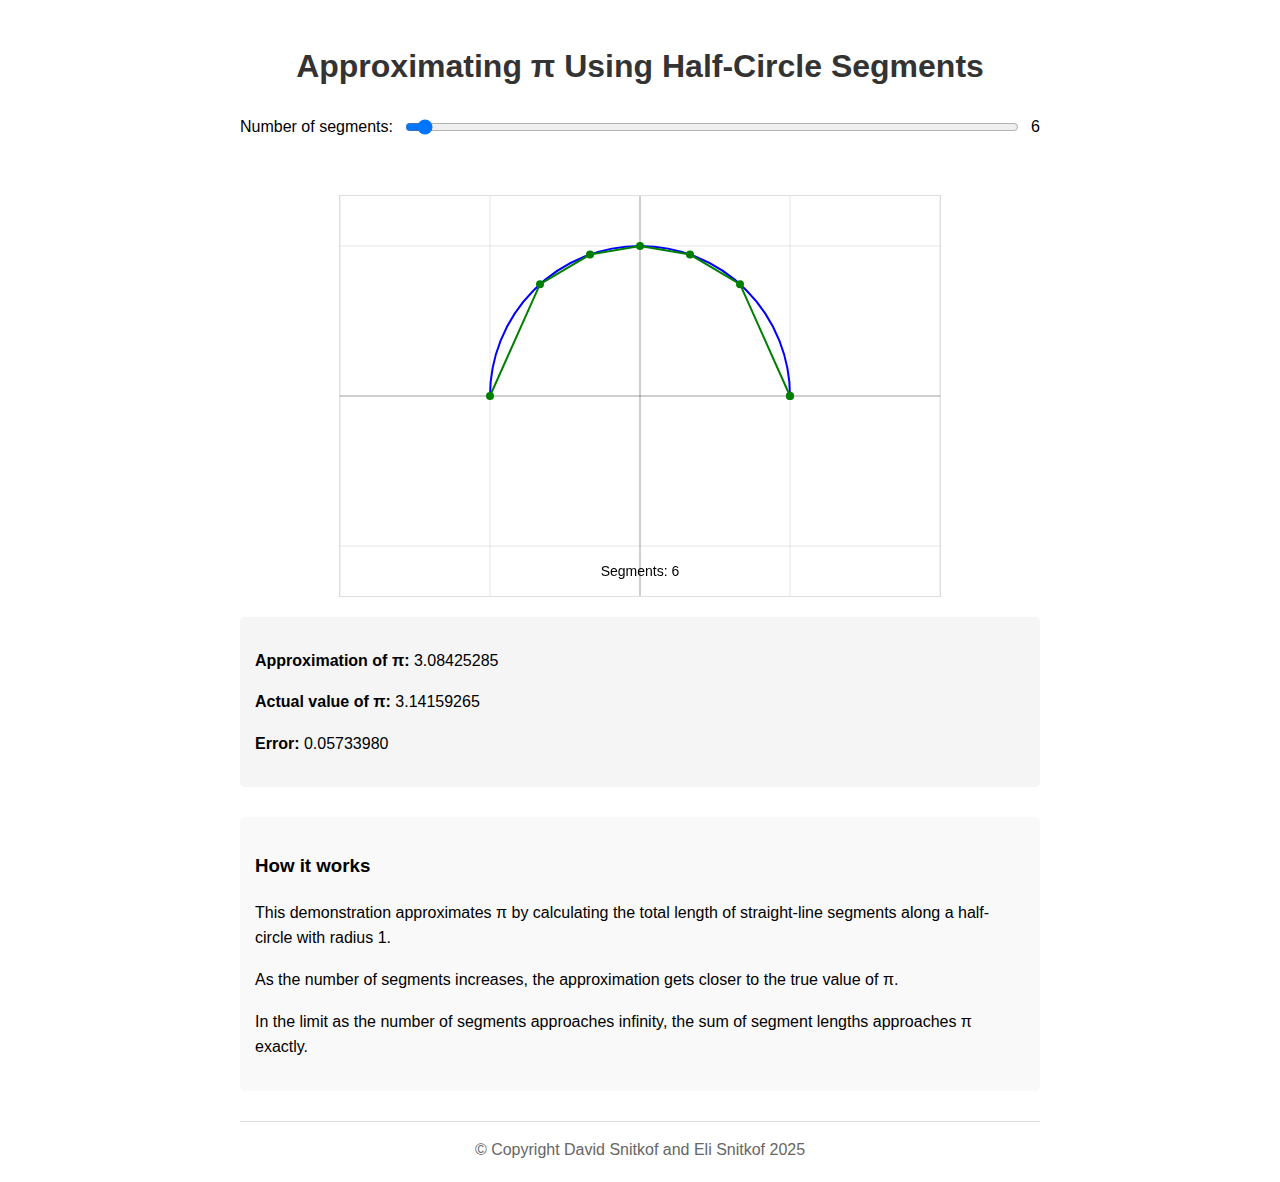
<file: approx_pi.html>
<!DOCTYPE html>
<html lang="en">
<head>
    <meta charset="UTF-8">
    <meta name="viewport" content="width=device-width, initial-scale=1.0">
    <title>Pi Approximation by Half-Circle Segments</title>
    <style>
        body {
            font-family: Arial, sans-serif;
            max-width: 800px;
            margin: 0 auto;
            padding: 20px;
            line-height: 1.6;
        }
        .container {
            display: flex;
            flex-direction: column;
            align-items: center;
        }
        canvas {
            border: 1px solid #ddd;
            margin: 20px 0;
        }
        .controls {
            width: 100%;
            margin-bottom: 20px;
        }
        .slider-container {
            display: flex;
            align-items: center;
            gap: 10px;
            margin-bottom: 15px;
        }
        #segmentSlider {
            flex-grow: 1;
        }
        .results {
            background-color: #f5f5f5;
            padding: 15px;
            border-radius: 5px;
            width: 100%;
            box-sizing: border-box;
        }
        h1 {
            text-align: center;
            color: #333;
        }
        .explanation {
            margin-top: 30px;
            background-color: #f9f9f9;
            padding: 15px;
            border-radius: 5px;
        }
    </style>
</head>
<body>
    <div class="container">
        <h1>Approximating π Using Half-Circle Segments</h1>
        
        <div class="controls">
            <div class="slider-container">
                <label for="segmentSlider">Number of segments:</label>
                <input type="range" id="segmentSlider" min="2" max="200" value="6">
                <span id="segmentValue">6</span>
            </div>
        </div>
        
        <canvas id="piCanvas" width="600" height="400"></canvas>
        
        <div class="results">
            <p><strong>Approximation of π:</strong> <span id="piApprox">0</span></p>
            <p><strong>Actual value of π:</strong> <span id="actualPi">3.14159265359</span></p>
            <p><strong>Error:</strong> <span id="piError">0</span></p>
        </div>
        
        <div class="explanation">
            <h3>How it works</h3>
            <p>This demonstration approximates π by calculating the total length of straight-line segments along a half-circle with radius 1.</p>
            <p>As the number of segments increases, the approximation gets closer to the true value of π.</p>
            <p>In the limit as the number of segments approaches infinity, the sum of segment lengths approaches π exactly.</p>
        </div>
        
        <footer style="margin-top: 30px; text-align: center; color: #666; border-top: 1px solid #ddd; padding-top: 15px; width: 100%;">
            &copy; Copyright David Snitkof and Eli Snitkof 2025
        </footer>
    </div>

    <script>
        // Get elements
        const canvas = document.getElementById('piCanvas');
        const ctx = canvas.getContext('2d');
        const slider = document.getElementById('segmentSlider');
        const segmentValue = document.getElementById('segmentValue');
        const piApprox = document.getElementById('piApprox');
        const actualPi = document.getElementById('actualPi');
        const piError = document.getElementById('piError');
        
        // Set actual pi value
        const PI = Math.PI;
        actualPi.textContent = PI.toFixed(8);
        
        // Function to get y-coordinate on circle given x and radius
        function getY(x, radius) {
            return Math.sqrt(radius**2 - x**2);
        }
        
        // Function to approximate pi
        function approximatePi(breaks) {
            const step = 2 / breaks;
            
            // Generate x values
            let xs = [];
            for (let x = -1; x < 1; x += step) {
                xs.push(x);
            }
            xs.push(1);
            
            // Generate coordinates
            const coords = xs.map(x => [x, getY(x, 1)]);
            
            // Calculate total distance
            let totalDistance = 0;
            for (let i = 1; i < coords.length; i++) {
                const a = coords[i-1];
                const b = coords[i];
                const distance = Math.sqrt((a[0] - b[0])**2 + (a[1] - b[1])**2);
                totalDistance += distance;
            }
            
            // Calculate error
            const error = PI - totalDistance;
            
            return {
                approximation: totalDistance,
                error: error,
                coordinates: coords
            };
        }
        
        // Function to draw the visualization
        function drawVisualization(breaks) {
            // Clear canvas
            ctx.clearRect(0, 0, canvas.width, canvas.height);
            
            // Calculate pi approximation
            const result = approximatePi(breaks);
            const coords = result.coordinates;
            
            // Update display values
            piApprox.textContent = result.approximation.toFixed(8);
            piError.textContent = result.error.toFixed(8);
            
            // Set up canvas transformation
            const scale = 150;
            const centerX = canvas.width / 2;
            const centerY = canvas.height / 2;
            
            // Draw coordinate axes
            ctx.beginPath();
            ctx.strokeStyle = 'rgba(0, 0, 0, 0.3)';
            ctx.moveTo(0, centerY);
            ctx.lineTo(canvas.width, centerY);
            ctx.moveTo(centerX, 0);
            ctx.lineTo(centerX, canvas.height);
            ctx.stroke();
            
            // Draw grid
            ctx.beginPath();
            ctx.strokeStyle = 'rgba(0, 0, 0, 0.1)';
            for (let i = -5; i <= 5; i++) {
                ctx.moveTo(centerX + i * scale, 0);
                ctx.lineTo(centerX + i * scale, canvas.height);
                ctx.moveTo(0, centerY + i * scale);
                ctx.lineTo(canvas.width, centerY + i * scale);
            }
            ctx.stroke();
            
            // Draw the half-circle
            ctx.beginPath();
            ctx.strokeStyle = 'blue';
            ctx.lineWidth = 2;
            ctx.arc(centerX, centerY, scale, 0, Math.PI, true);
            ctx.stroke();
            
            // Draw the segments
            ctx.beginPath();
            ctx.strokeStyle = 'green';
            ctx.lineWidth = 2;
            ctx.moveTo(centerX + coords[0][0] * scale, centerY - coords[0][1] * scale);
            
            for (let i = 1; i < coords.length; i++) {
                ctx.lineTo(centerX + coords[i][0] * scale, centerY - coords[i][1] * scale);
            }
            ctx.stroke();
            
            // Draw the points
            ctx.fillStyle = 'green';
            for (const coord of coords) {
                ctx.beginPath();
                ctx.arc(centerX + coord[0] * scale, centerY - coord[1] * scale, 4, 0, 2 * Math.PI);
                ctx.fill();
            }
            
            // Add text for the approximation
            ctx.fillStyle = 'black';
            ctx.font = '14px Arial';
            ctx.textAlign = 'center';
            ctx.fillText(`Segments: ${breaks}`, centerX, centerY + scale + 30);
        }
        
        // Update when slider changes
        slider.addEventListener('input', function() {
            const breaks = parseInt(this.value);
            segmentValue.textContent = breaks;
            drawVisualization(breaks);
        });
        
        // Initial draw
        drawVisualization(parseInt(slider.value));
    </script>
</body>
</html>
</file>
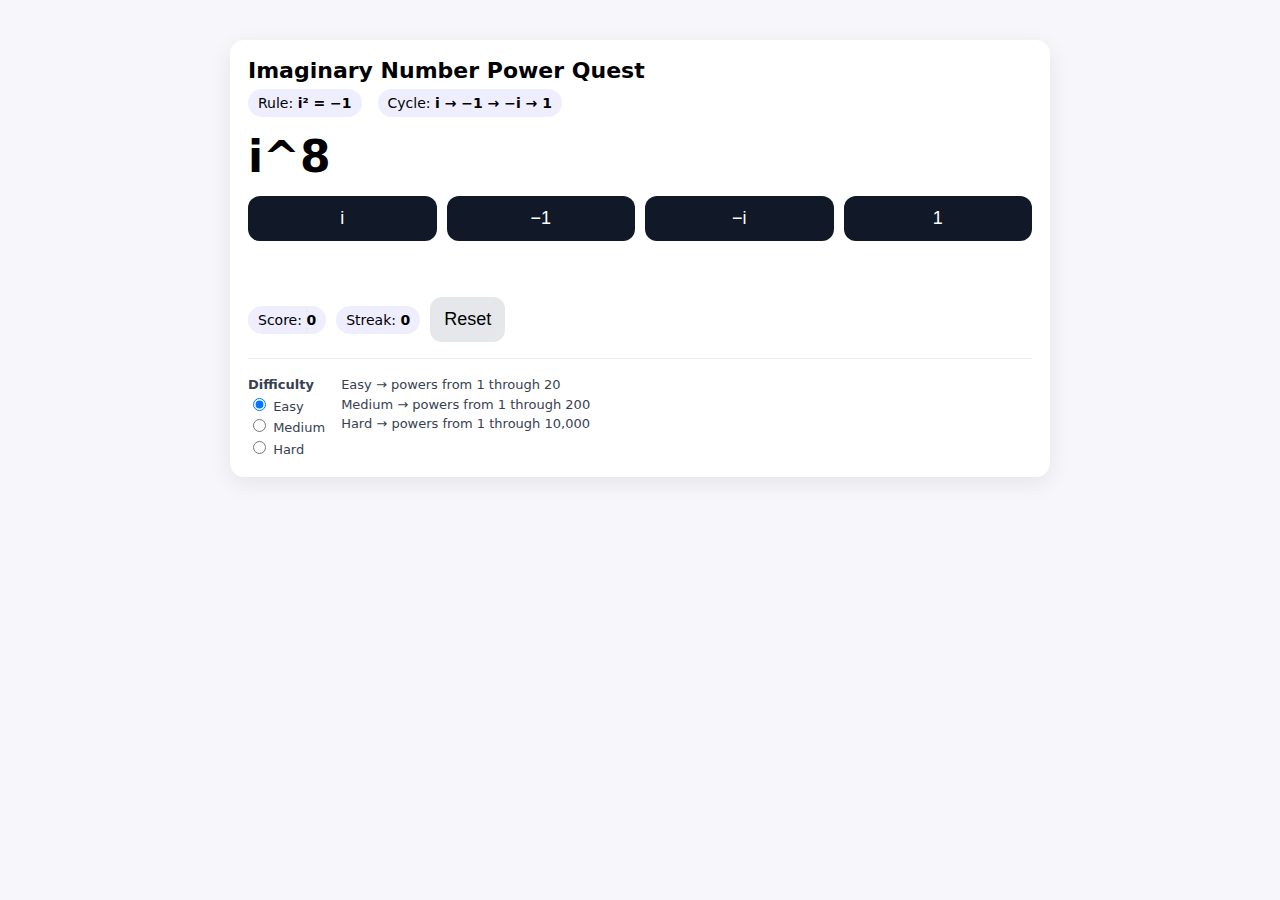
<file: i-game2.html>
<!doctype html>
<html lang="en">
<head>
  <meta charset="utf-8" />
  <meta name="viewport" content="width=device-width,initial-scale=1" />
  <title>Imaginary Number Power Quest</title>
  <style>
    body {
      font-family: system-ui, -apple-system, Segoe UI, Roboto, sans-serif;
      background: #f7f7fb;
      margin: 0;
    }
    .wrap {
      max-width: 820px;
      margin: 24px auto;
      padding: 16px;
    }
    .card {
      background: white;
      border-radius: 14px;
      padding: 18px;
      box-shadow: 0 6px 22px rgba(0,0,0,.08);
    }
    h1 { margin: 0 0 6px; font-size: 22px; }
    .row { display: flex; gap: 16px; flex-wrap: wrap; align-items: flex-start; }
    .pill { background: #eef; border-radius: 999px; padding: 6px 10px; font-size: 14px; }
    .question { font-size: 44px; font-weight: 700; margin: 14px 0; }
    .grid { display: grid; grid-template-columns: repeat(4, minmax(120px, 1fr)); gap: 10px; }
    button {
      border: 0;
      border-radius: 12px;
      padding: 12px 14px;
      font-size: 18px;
      cursor: pointer;
    }
    button.choice { background: #111827; color: white; min-width: 110px; }
    button.choice:active { transform: translateY(1px); }
    button.secondary { background: #e5e7eb; }
    .msg { margin-top: 14px; font-size: 18px; min-height: 28px; }
    .good { color: #047857; font-weight: 700; }
    .bad { color: #b91c1c; font-weight: 700; }
    .tiny { font-size: 13px; color: #374151; line-height: 1.5; }
    .footer { margin-top: 14px; display: flex; gap: 10px; flex-wrap: wrap; align-items: center; }
  </style>
</head>

<body>
  <div class="wrap">
    <div class="card">
      <h1>Imaginary Number Power Quest</h1>

      <div class="row">
        <div class="pill">Rule: <strong>i² = −1</strong></div>
        <div class="pill">Cycle: <strong>i → −1 → −i → 1</strong></div>
      </div>

      <div class="question" id="question">i^?</div>

      <div class="grid" id="choices">
        <button class="choice" data-ans="i">i</button>
        <button class="choice" data-ans="-1">−1</button>
        <button class="choice" data-ans="-i">−i</button>
        <button class="choice" data-ans="1">1</button>
      </div>

      <div class="msg" id="message"></div>

      <div class="footer">
        <div class="pill">Score: <strong id="score">0</strong></div>
        <div class="pill">Streak: <strong id="streak">0</strong></div>
        <button class="secondary" id="reset">Reset</button>
      </div>

      <hr style="margin:16px 0; border:0; border-top:1px solid #eee;" />

      <div class="row">
        <div class="tiny">
          <strong>Difficulty</strong><br>
          <label><input type="radio" name="diff" value="easy" checked> Easy</label><br>
          <label><input type="radio" name="diff" value="med"> Medium</label><br>
          <label><input type="radio" name="diff" value="hard"> Hard</label>
        </div>

        <div class="tiny">
          Easy → powers from 1 through 20<br>
          Medium → powers from 1 through 200<br>
          Hard → powers from 1 through 10,000
        </div>
      </div>
    </div>
  </div>

  <script>
    // Powers of i repeat every 4
    function powerOfI(n) {
      const r = ((n % 4) + 4) % 4;
      if (r === 1) return "i";
      if (r === 2) return "-1";
      if (r === 3) return "-i";
      return "1";
    }

    let currentN = 1;
    let score = 0;
    let streak = 0;

    const questionEl = document.getElementById("question");
    const messageEl = document.getElementById("message");
    const scoreEl = document.getElementById("score");
    const streakEl = document.getElementById("streak");

    function maxForDifficulty() {
      const diff = document.querySelector('input[name="diff"]:checked').value;
      if (diff === "easy") return 20;
      if (diff === "med") return 200;
      return 10000;
    }

    function newQuestion() {
      currentN = 1 + Math.floor(Math.random() * maxForDifficulty());
      questionEl.textContent = `i^${currentN}`;
      messageEl.textContent = "";
    }

    function updateScore() {
      scoreEl.textContent = score;
      streakEl.textContent = streak;
    }

    // Answer clicks
    document.getElementById("choices").addEventListener("click", (e) => {
      const btn = e.target.closest(".choice");
      if (!btn) return;

      const chosen = btn.dataset.ans;
      const correct = chosen === powerOfI(currentN);

      if (correct) {
        streak++;
        score += 10 + streak;
        messageEl.innerHTML = `<span class="good">Correct!</span>`;
      } else {
        streak = 0;
        score = Math.max(0, score - 5);
        messageEl.innerHTML =
          `<span class="bad">Not quite.</span> Answer was <strong>${powerOfI(currentN)}</strong>.`;
      }

      updateScore();

      // Auto-advance after every answer
      setTimeout(newQuestion, 600);
    });

    // Reset
    document.getElementById("reset").addEventListener("click", () => {
      score = 0;
      streak = 0;
      updateScore();
      newQuestion();
    });

    // ✅ Difficulty change: instantly refresh the question to match the new range
    document.querySelectorAll('input[name="diff"]').forEach((radio) => {
      radio.addEventListener("change", () => {
        newQuestion();
      });
    });

    // Start
    updateScore();
    newQuestion();
  </script>
</body>
</html>
</file>
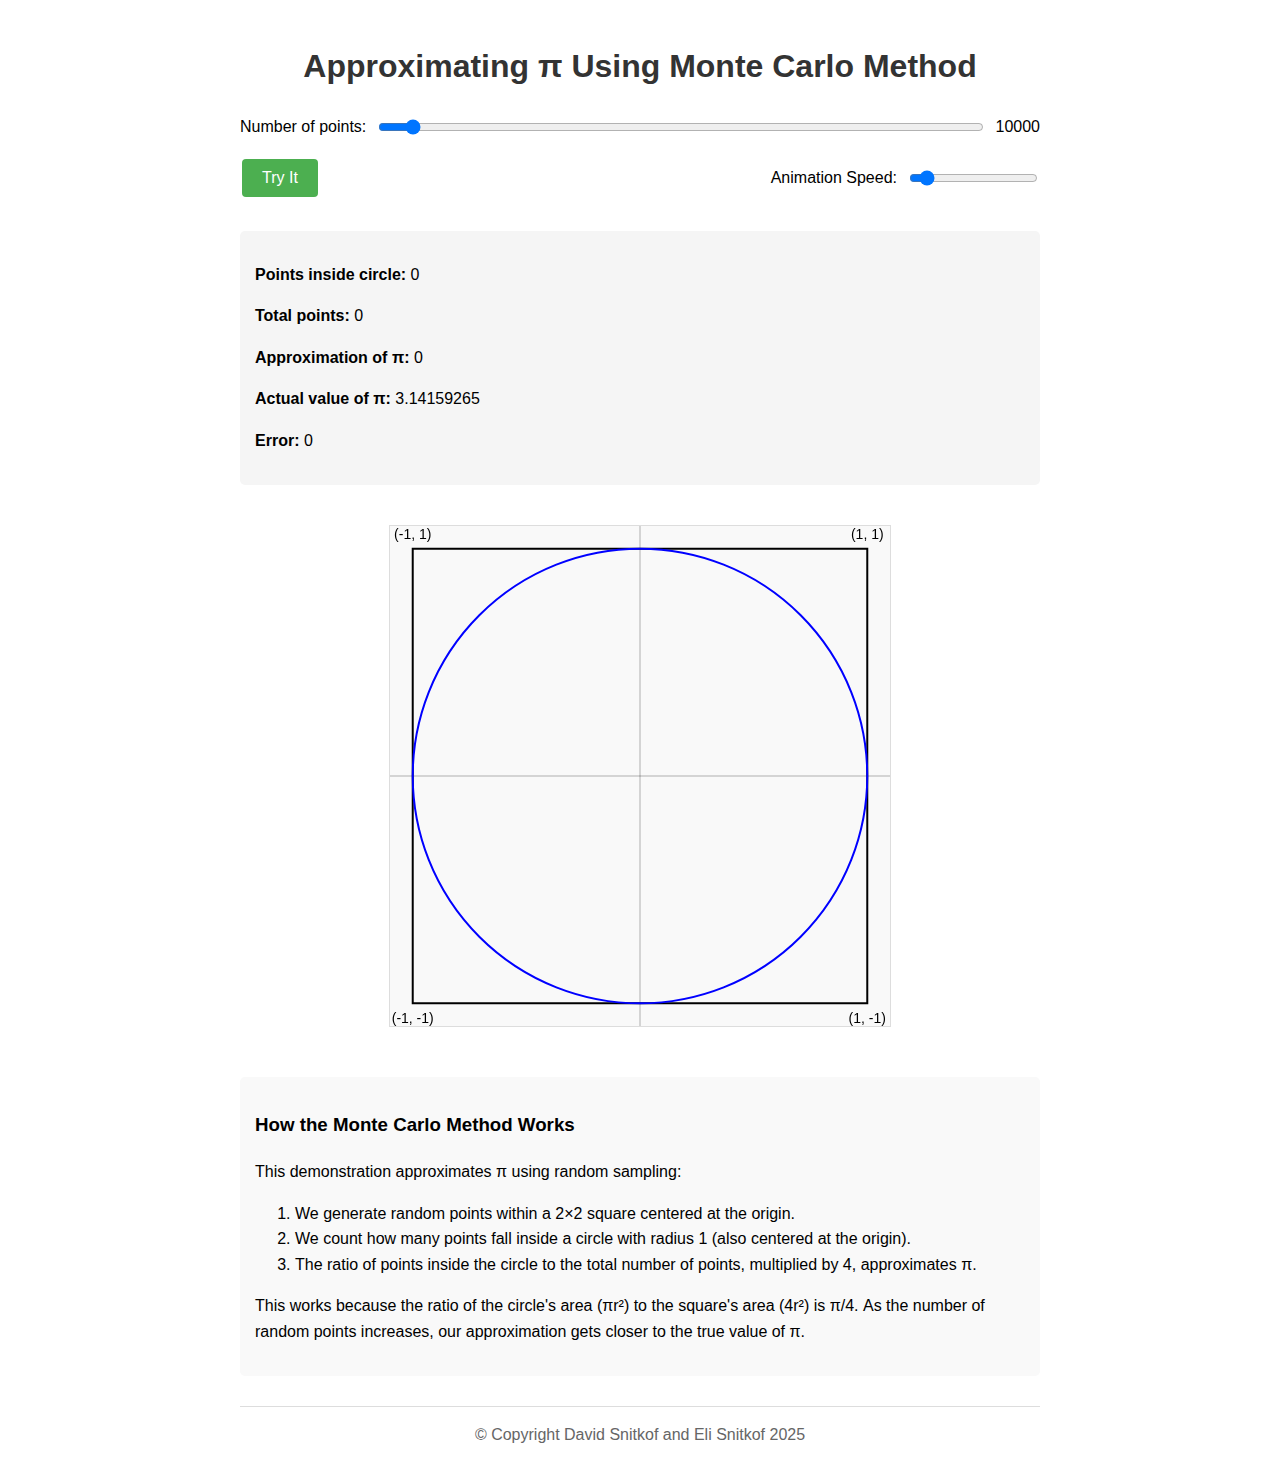
<file: monte_carlo_pi.html>
<!DOCTYPE html>
<html lang="en">
<head>
    <meta charset="UTF-8">
    <meta name="viewport" content="width=device-width, initial-scale=1.0">
    <title>Monte Carlo Pi Approximation</title>
    <style>
        body {
            font-family: Arial, sans-serif;
            max-width: 800px;
            margin: 0 auto;
            padding: 20px;
            line-height: 1.6;
        }
        .container {
            display: flex;
            flex-direction: column;
            align-items: center;
        }
        canvas {
            border: 1px solid #ddd;
            margin: 20px 0;
            background-color: #f9f9f9;
        }
        .controls {
            width: 100%;
            margin-bottom: 20px;
        }
        .slider-container {
            display: flex;
            align-items: center;
            gap: 10px;
            margin-bottom: 15px;
        }
        #pointsSlider {
            flex-grow: 1;
        }
        .results {
            background-color: #f5f5f5;
            padding: 15px;
            border-radius: 5px;
            width: 100%;
            box-sizing: border-box;
            margin-bottom: 20px;
        }
        h1 {
            text-align: center;
            color: #333;
        }
        .explanation {
            margin-top: 30px;
            background-color: #f9f9f9;
            padding: 15px;
            border-radius: 5px;
        }
        button {
            background-color: #4CAF50;
            border: none;
            color: white;
            padding: 10px 20px;
            text-align: center;
            text-decoration: none;
            display: inline-block;
            font-size: 16px;
            margin: 4px 2px;
            cursor: pointer;
            border-radius: 4px;
        }
        button:hover {
            background-color: #45a049;
        }
        .control-row {
            display: flex;
            justify-content: space-between;
            align-items: center;
            margin-bottom: 10px;
        }
        .speed-control {
            display: flex;
            align-items: center;
            gap: 10px;
        }
    </style>
</head>
<body>
    <div class="container">
        <h1>Approximating π Using Monte Carlo Method</h1>
        
        <div class="controls">
            <div class="slider-container">
                <label for="pointsSlider">Number of points:</label>
                <input type="range" id="pointsSlider" min="1000" max="200000" value="10000" step="1000">
                <span id="pointsValue">10000</span>
            </div>
            
            <div class="control-row">
                <button id="startButton">Try It</button>
                <div class="speed-control">
                    <label for="speedSlider">Animation Speed:</label>
                    <input type="range" id="speedSlider" min="10" max="1000" value="100" step="10">
                </div>
            </div>
        </div>
        
        <div class="results">
            <p><strong>Points inside circle:</strong> <span id="insideCount">0</span></p>
            <p><strong>Total points:</strong> <span id="totalCount">0</span></p>
            <p><strong>Approximation of π:</strong> <span id="piApprox">0</span></p>
            <p><strong>Actual value of π:</strong> <span id="actualPi">3.14159265359</span></p>
            <p><strong>Error:</strong> <span id="piError">0</span></p>
        </div>
        
        <canvas id="monteCarloCanvas" width="500" height="500"></canvas>
        
        <div class="explanation">
            <h3>How the Monte Carlo Method Works</h3>
            <p>This demonstration approximates π using random sampling:</p>
            <ol>
                <li>We generate random points within a 2×2 square centered at the origin.</li>
                <li>We count how many points fall inside a circle with radius 1 (also centered at the origin).</li>
                <li>The ratio of points inside the circle to the total number of points, multiplied by 4, approximates π.</li>
            </ol>
            <p>This works because the ratio of the circle's area (πr²) to the square's area (4r²) is π/4. As the number of random points increases, our approximation gets closer to the true value of π.</p>
        </div>
        
        <footer style="margin-top: 30px; text-align: center; color: #666; border-top: 1px solid #ddd; padding-top: 15px; width: 100%;">
            &copy; Copyright David Snitkof and Eli Snitkof 2025
        </footer>
    </div>

    <script>
        // Get elements
        const canvas = document.getElementById('monteCarloCanvas');
        const ctx = canvas.getContext('2d');
        const slider = document.getElementById('pointsSlider');
        const pointsValue = document.getElementById('pointsValue');
        const startButton = document.getElementById('startButton');
        const speedSlider = document.getElementById('speedSlider');
        const insideCount = document.getElementById('insideCount');
        const totalCount = document.getElementById('totalCount');
        const piApprox = document.getElementById('piApprox');
        const actualPi = document.getElementById('actualPi');
        const piError = document.getElementById('piError');
        
        // Set actual pi value
        const PI = Math.PI;
        actualPi.textContent = PI.toFixed(8);
        
        // Variables for simulation
        let animationId = null;
        let pointsInside = 0;
        let pointsTotal = 0;
        let pointsToGenerate = parseInt(slider.value);
        let pointsPerFrame = 100;
        let pointsGenerated = 0;
        
        // Arrays to store points
        let circlePointsX = [];
        let circlePointsY = [];
        let squarePointsX = [];
        let squarePointsY = [];
        
        // Update points value display when slider changes
        slider.addEventListener('input', function() {
            pointsToGenerate = parseInt(this.value);
            pointsValue.textContent = pointsToGenerate;
        });
        
        // Initialize canvas
        function initCanvas() {
            const width = canvas.width;
            const height = canvas.height;
            const scale = Math.min(width, height) / 2.2;
            const centerX = width / 2;
            const centerY = height / 2;
            
            // Clear canvas
            ctx.clearRect(0, 0, width, height);
            
            // Draw coordinate axes
            ctx.beginPath();
            ctx.strokeStyle = 'rgba(0, 0, 0, 0.3)';
            ctx.moveTo(0, centerY);
            ctx.lineTo(width, centerY);
            ctx.moveTo(centerX, 0);
            ctx.lineTo(centerX, height);
            ctx.stroke();
            
            // Draw the square
            ctx.beginPath();
            ctx.strokeStyle = 'black';
            ctx.lineWidth = 2;
            ctx.rect(centerX - scale, centerY - scale, scale * 2, scale * 2);
            ctx.stroke();
            
            // Draw the circle
            ctx.beginPath();
            ctx.strokeStyle = 'blue';
            ctx.lineWidth = 2;
            ctx.arc(centerX, centerY, scale, 0, 2 * Math.PI);
            ctx.stroke();
            
            // Add labels
            ctx.fillStyle = 'black';
            ctx.font = '14px Arial';
            ctx.textAlign = 'center';
            ctx.fillText('(-1, 1)', centerX - scale, centerY - scale - 10);
            ctx.fillText('(1, 1)', centerX + scale, centerY - scale - 10);
            ctx.fillText('(-1, -1)', centerX - scale, centerY + scale + 20);
            ctx.fillText('(1, -1)', centerX + scale, centerY + scale + 20);
        }
        
        // Function to draw a point
        function drawPoint(x, y, isInside) {
            const width = canvas.width;
            const height = canvas.height;
            const scale = Math.min(width, height) / 2.2;
            const centerX = width / 2;
            const centerY = height / 2;
            
            // Transform coordinates to canvas space
            const canvasX = centerX + x * scale;
            const canvasY = centerY - y * scale;
            
            // Draw the point
            ctx.beginPath();
            ctx.fillStyle = isInside ? 'blue' : 'red';
            ctx.arc(canvasX, canvasY, 2, 0, 2 * Math.PI);
            ctx.fill();
        }
        
        // Function to generate random points and update the simulation
        function updateSimulation() {
            const batchSize = Math.min(pointsPerFrame, pointsToGenerate - pointsGenerated);
            
            if (batchSize <= 0) {
                cancelAnimationFrame(animationId);
                animationId = null;
                startButton.textContent = "Try Again";
                startButton.disabled = false;
                return;
            }
            
            for (let i = 0; i < batchSize; i++) {
                // Generate random point in [-1, 1] x [-1, 1]
                const x = Math.random() * 2 - 1;
                const y = Math.random() * 2 - 1;
                
                // Check if point is inside circle
                const distanceFromOrigin = Math.sqrt(x*x + y*y);
                const isInside = distanceFromOrigin < 1;
                
                // Update counts
                if (isInside) {
                    pointsInside++;
                    circlePointsX.push(x);
                    circlePointsY.push(y);
                } else {
                    squarePointsX.push(x);
                    squarePointsY.push(y);
                }
                
                // Draw the point
                drawPoint(x, y, isInside);
                
                pointsTotal++;
                pointsGenerated++;
            }
            
            // Update statistics
            updateStats();
            
            // Continue animation
            animationId = requestAnimationFrame(updateSimulation);
        }
        
        // Function to update statistics
        function updateStats() {
            insideCount.textContent = pointsInside;
            totalCount.textContent = pointsTotal;
            
            if (pointsTotal > 0) {
                const piEstimate = (pointsInside * 4) / pointsTotal;
                const error = Math.abs(PI - piEstimate);
                
                piApprox.textContent = piEstimate.toFixed(8);
                piError.textContent = error.toFixed(8);
            }
        }
        
        // Start button click handler
        startButton.addEventListener('click', function() {
            if (animationId !== null) {
                cancelAnimationFrame(animationId);
                animationId = null;
            }
            
            // Reset simulation
            pointsInside = 0;
            pointsTotal = 0;
            pointsGenerated = 0;
            circlePointsX = [];
            circlePointsY = [];
            squarePointsX = [];
            squarePointsY = [];
            
            // Update display
            updateStats();
            
            // Initialize canvas
            initCanvas();
            
            // Start animation
            startButton.textContent = "Running...";
            startButton.disabled = true;
            animationId = requestAnimationFrame(updateSimulation);
        });
        
        // Speed slider handler
        speedSlider.addEventListener('input', function() {
            pointsPerFrame = parseInt(this.value);
        });
        
        // Initial setup
        initCanvas();
    </script>
</body>
</html>
</file>
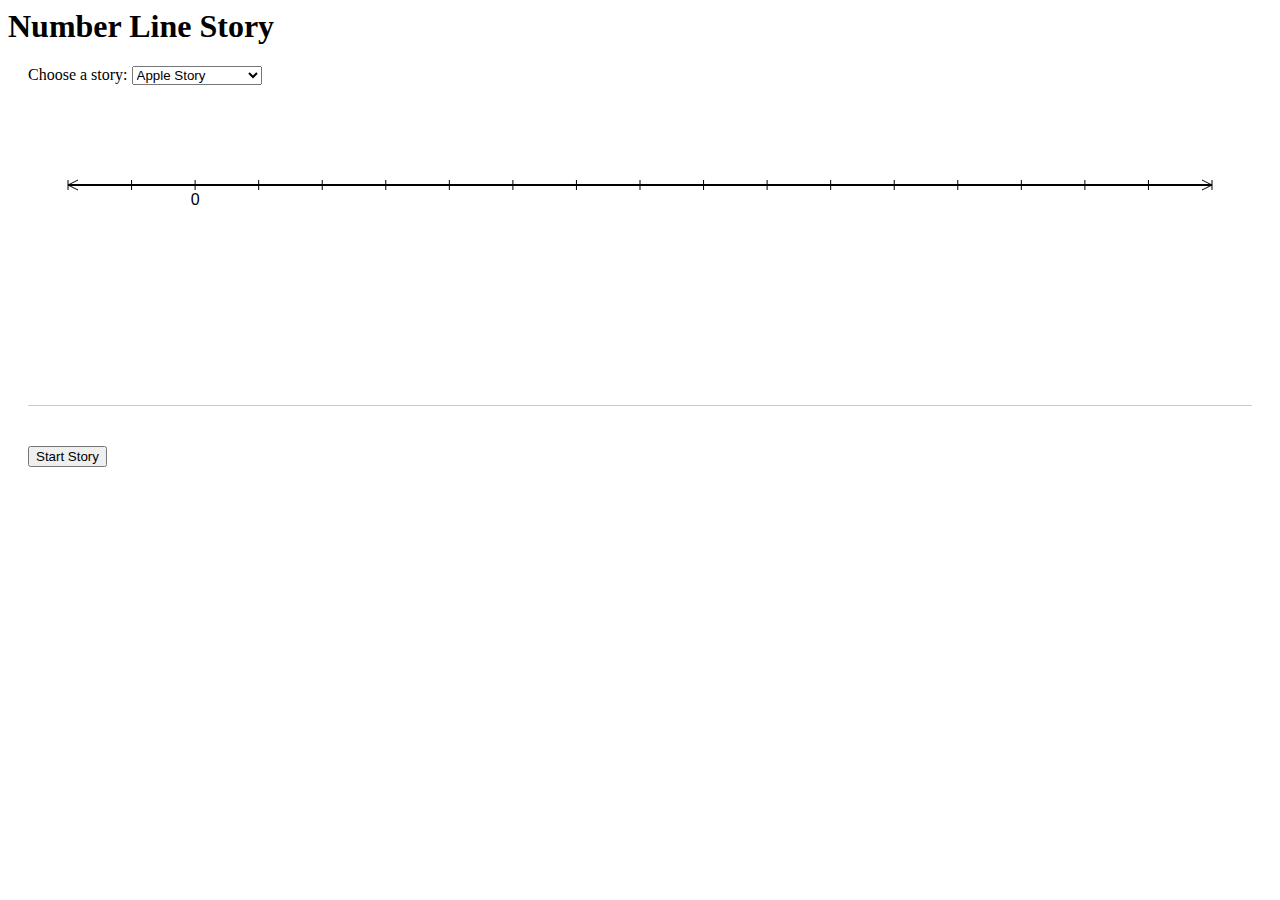
<file: numline.html>
<html>

<head>
    <title>Number Line</title>
    <style>
        .number-line-container {
            margin: 50px 20px;
        }

        .tick-label {
            font-family: Arial, sans-serif;
            font-size: 16px;
            text-anchor: middle;
        }

        #storyContainer {
            margin: 20px;
            min-height: 100px;
            /* Ensure consistent space for story text */
        }

        #buttonContainer {
            margin: 20px;
        }

        .story-text {
            margin: 10px 0;
            font-family: Arial, sans-serif;
            font-size: 16px;
        }

        #equationDisplay {
            margin-top: 20px;
            font-size: 24px;
            font-family: Arial, sans-serif;
            text-align: center;
        }

        #reverseStoryContainer {
            margin: 20px;
            border-top: 1px solid #ccc;
            padding-top: 20px;
        }

        #reverseEquationDisplay {
            margin-top: 20px;
            font-size: 24px;
            font-family: Arial, sans-serif;
            text-align: center;
        }

        @keyframes celebrate {
            0% {
                transform: scale(1);
            }

            25% {
                transform: scale(3) rotate(20deg);
            }

            50% {
                transform: scale(3) rotate(-20deg);
            }

            75% {
                transform: scale(3) rotate(20deg);
            }

            100% {
                transform: scale(1) rotate(0);
            }
        }

        .equation-table {
            border-collapse: collapse;
            width: 40%;
            font-family: Consolas, monospace;
            color: black;
            text-align: center;
            /*center the table*/
            margin: 0 auto;
            display: block;
        }

        .equation-table td {
            border: 0px solid #000;
            padding: 5px;
            font-size: 20px;
            font-family: Consolas, monospace;
        }
    </style>
</head>

<body>
    <h1>Number Line Story</h1>
    <div id="storySelector" style="margin: 20px;">
        <label for="storySelect">Choose a story: </label>
        <select id="storySelect">
            <!-- Options will be added by JavaScript -->
        </select>
    </div>
    <div class="number-line-container">
        <svg id="numberLine" width="100%" height="100"></svg>
    </div>
    <div id="storyContainer"></div>
    <div id="reverseStoryContainer"></div>
    <div id="buttonContainer">
        <button id="startButton">Start Story</button>
        <button id="nextButton" style="display: none;">Next Step</button>
        <button id="showEquationButton" style="display: none;">Show Equation</button>
        <button id="reverseButton" style="display: none;">Reverse Our Steps to Solve for X</button>
    </div>
    <div id="equationDisplay" style="display: none;">
        <table id="equationTable" class="equation-table"></table>
    </div>
    <div id="reverseEquationDisplay" style="display: none;"></div>

    <script>
        // First, let's create an array of all stories near the top of the script section
        const allStories = [
            {
                name: "Apple Story",
                story: [
                    { txt: 'Eli had X apples', 'pos': 3, label: 'x' },
                    { txt: 'Each one of his apples turned into 3 apples!', 'pos': 9, label: '' },
                    { txt: 'Then, Eli ate 2 of the apples', 'pos': 7, label: '' },
                    { txt: 'Eli had 7 apples left', 'pos': 7, label: '7' },
                    { txt: 'What is the value of X?', 'pos': 7, label: '7' }
                ],
                equation: ["3x - 2", "=", "7"],
                revstory: [
                    { txt: 'Eating 2 apples is symbolized by "-2". To reverse our steps, we add 2 to both sides. Now we have 9 apples.', 'pos': 9, label: '9', equ: ["3x", "=", "9"], pre_equ: ["+2", "", "+2"] },
                    { txt: 'Each apple turning into 3 apples is symbolized by "3x". To reverse this step, we divide both sides by 3. Now we have 3 apples. So x = 3!', 'pos': 3, label: 'x', equ: ["x", "=", "3"], pre_equ: ["/3", "", "/3"] }
                ],
                numberLine: { start: -2, end: 16, interval: 1, show: [0] }
            },
            {
                name: "Tree Story",
                story: [
                    { txt: 'The tree is X feet tall', 'pos': 5, label: 'x' },
                    { txt: 'Suddenly, the tree grew to 6 times its size!', 'pos': 30, label: '6x' },
                    { txt: 'Then, it grew 7 more feet', 'pos': 37, label: '6x + 7' },
                    { txt: 'Now it is 37 feet tall', 'pos': 37, label: '37' },
                    { txt: 'What is the value of X?', 'pos': 37, label: '37' }
                ],
                equation: ["6x + 7", "=", "37"],
                revstory: [
                    { txt: 'Adding 7 feet is symbolized by "+7". To reverse our steps, we subtract 7 from both sides. Now we have 30 feet.', 'pos': 30, label: '30', equ: ["6x", "=", "30"], pre_equ: ["-7", "", "-7"] },
                    { txt: 'Growing to 6 times the size is symbolized by "6x". To reverse this step, we divide both sides by 6. Now we have 5 feet. So x = 5!', 'pos': 5, label: 'x = 5', equ: ["x", "=", "5"], pre_equ: ["/6", "", "/6"] }
                ],
                numberLine: { start: -5, end: 45, interval: 5, show: [0, 40] }
            },
            {
                name: "Cheese Puff Story",
                story: [
                    { txt: 'Isaac has X cheese puffs', 'pos': 8, label: 'x' },
                    { txt: 'Suddenly, each cheese puff doubled!', 'pos': 16, label: '2x' },
                    { txt: 'Then, he ate 5 of them', 'pos': 11, label: '2x - 5' },
                    { txt: 'Then, Mommy dropped 4 more cheese puffs on his plate', 'pos': 15, label: '2x - 5 + 4' },
                    { txt: 'Now he has 15 cheese puffs', 'pos': 15, label: '15' },
                    { txt: 'What is the value of X?', 'pos': 15, label: '15' }
                ],
                equation: ["2x -5 + 4", "=", "15"],
                revstory: [
                    { txt: 'Adding 4 cheese puffs is symbolized by "+4". To reverse our steps, we subtract 4 from both sides. Now we have 11 cheese puffs.', 'pos': 11, label: '11', equ: ["2x - 5", "=", "11"], pre_equ: ["-4", "", "-4"] },
                    { txt: 'Eating 5 cheese puffs is symbolized by "-5". To reverse our steps, we add 5 to both sides. Now we have 16 cheese puffs.', 'pos': 16, label: '16', equ: ["2x", "=", "16"], pre_equ: ["+5", "", "+5"] },
                    { txt: 'Each cheese puff doubling is symbolized by "2x". To reverse this step, we divide both sides by 2. Now we have 8 cheese puffs. So x = 8!', 'pos': 8, label: 'x = 8', equ: ["x", "=", "8"], pre_equ: ["/2", "", "/2"] }
                ],
                numberLine: { start: -2, end: 20, interval: 1, show: [0, 20] }
            },
            {
                name: "Superhero Story",
                story: [
                    { txt: "The superhero's power level is X", pos: 16, label: "x" },
                    { txt: "Then, the superhero doubles their power!", pos: 32, label: "2x" },
                    { txt: "Then, they gain 10 more points of power", pos: 42, label: "2x + 10" },
                    { txt: "Now the power level is 42", pos: 42, label: "42" },
                    { txt: "What is the value of X?", pos: 42, label: "42" }
                ],
                equation: ["2x + 10", "=", "42"],
                revstory: [
                    {
                        txt: "Adding 10 points is symbolized by '+10'. To reverse it, we subtract 10 from both sides. Now we have 32 points.",
                        pos: 32,
                        label: "32",
                        equ: ["2x", "=", "32"],
                        pre_equ: ["-10", "", "-10"]
                    },
                    {
                        txt: "Doubling the power is symbolized by '2x'. To reverse this, we divide both sides by 2. Now we have 16 points. So x = 16!",
                        pos: 16,
                        label: "x = 16",
                        equ: ["x", "=", "16"],
                        pre_equ: ["/2", "", "/2"]
                    }
                ],
                numberLine: { start: -5, end: 45, interval: 5, show: [0, 40] }
            },
            {
                name: "Shark Story",
                story: [
                    { txt: "The shark is X feet long", pos: 12, label: "x" },
                    { txt: "Suddenly, the shark grew to 3 times its size!", pos: 36, label: "3x" },
                    { txt: "Then, it grew 9 more feet", pos: 45, label: "3x + 9" },
                    { txt: "Now it is 45 feet long", pos: 45, label: "45" },
                    { txt: "What is the value of X?", pos: 45, label: "45" }
                ],
                equation: ["3x + 9", "=", "45"],
                revstory: [
                    {
                        txt: "Adding 9 feet is symbolized by '+9'. To reverse it, we subtract 9 from both sides. Now we have 36 feet.",
                        pos: 36,
                        label: "36",
                        equ: ["3x", "=", "36"],
                        pre_equ: ["-9", "", "-9"]
                    },
                    {
                        txt: "Tripling the shark's length is symbolized by '3x'. To reverse this, we divide both sides by 3. Now we have 12 feet. So x = 12!",
                        pos: 12,
                        label: "x = 12",
                        equ: ["x", "=", "12"],
                        pre_equ: ["/3", "", "/3"]
                    }
                ],
                numberLine: { start: 0, end: 50, interval: 5, show: [0, 45] }
            },
            {
                name: "Longhorn Story",
                story: [
                    { txt: "The Longhorn's horns measure X inches", pos: 6, label: "x" },
                    { txt: "Suddenly, they grew to 5 times their size!", pos: 30, label: "5x" },
                    { txt: "Then, they grew 8 more inches", pos: 38, label: "5x + 8" },
                    { txt: "Now they measure 38 inches", pos: 38, label: "38" },
                    { txt: "What is the value of X?", pos: 38, label: "38" }
                ],
                equation: ["5x + 8", "=", "38"],
                revstory: [
                    {
                        txt: "Adding 8 inches is symbolized by '+8'. To reverse that step, subtract 8 from both sides. Now we have 30 inches.",
                        pos: 30,
                        label: "30",
                        equ: ["5x", "=", "30"],
                        pre_equ: ["-8", "", "-8"]
                    },
                    {
                        txt: "Growing to 5 times the size is symbolized by '5x'. To reverse this, divide both sides by 5. Now we have 6 inches. So x = 6!",
                        pos: 6,
                        label: "x = 6",
                        equ: ["x", "=", "6"],
                        pre_equ: ["/5", "", "/5"]
                    }
                ],
                numberLine: { start: 0, end: 50, interval: 5, show: [0, 40] }
            },
            {
                name: "Giraffe Story",
                story: [
                    { txt: "The giraffe is X feet tall", pos: 2, label: "x" },
                    { txt: "It doubles in height!", pos: 4, label: "2x" },
                    { txt: "Then it grows 5 more feet", pos: 9, label: "2x + 5" },
                    { txt: "Suddenly, it triples its new size!", pos: 27, label: "3(2x + 5)" },
                    { txt: "Then, it grows 4 more feet", pos: 31, label: "3(2x + 5) + 4" },
                    { txt: "Now it is 31 feet tall", pos: 31, label: "31" },
                    { txt: "What is the value of X?", pos: 31, label: "31" }
                ],
                equation: ["3(2x + 5) + 4", "=", "31"],
                revstory: [
                    {
                        txt: "Finally, it grew 4 more feet (symbolized by '+4'). To reverse, subtract 4. Now we're left with 27 feet.",
                        pos: 27,
                        label: "27",
                        equ: ["3(2x + 5)", "=", "27"],
                        pre_equ: ["-4", "", "-4"]
                    },
                    {
                        txt: "Before that, it was tripled (symbolized by '3(...)'). To reverse, divide by 3. Now we have 9 feet.",
                        pos: 9,
                        label: "9",
                        equ: ["2x + 5", "=", "9"],
                        pre_equ: ["/3", "", "/3"]
                    },
                    {
                        txt: "Earlier, the giraffe had grown 5 feet (symbolized by '+5'). To reverse, subtract 5. Now we're at 4 feet.",
                        pos: 4,
                        label: "4",
                        equ: ["2x", "=", "4"],
                        pre_equ: ["-5", "", "-5"]
                    },
                    {
                        txt: "Initially, it had doubled in size (symbolized by '2x'). To reverse, divide by 2. Now we're back to 2 feet. So x = 2!",
                        pos: 2,
                        label: "x = 2",
                        equ: ["x", "=", "2"],
                        pre_equ: ["/2", "", "/2"]
                    }
                ],
                numberLine: { start: 0, end: 35, interval: 5, show: [0, 31] }
            },
            {
                name: "Spaceship Story",
                story: [
                    { txt: 'The spaceship starts with X gallons of fuel', pos: 6, label: 'x' },
                    { txt: 'Then the fuel doubles in volume!', pos: 12, label: '2x' },
                    { txt: 'Next, it gains 3 more gallons', pos: 15, label: '2x + 3' },
                    { txt: 'Now it has 15 gallons of fuel', pos: 15, label: '15' },
                    { txt: 'What is the value of X?', pos: 15, label: '15' }
                ],
                equation: ["2x + 3", "=", "15"],
                revstory: [
                    {
                        txt: 'The spaceship gained 3 gallons, symbolized by "+3". To reverse, subtract 3 from both sides. Now we have 12 gallons.',
                        pos: 12,
                        label: '12',
                        equ: ["2x", "=", "12"],
                        pre_equ: ["-3", "", "-3"]
                    },
                    {
                        txt: 'Doubling the fuel is symbolized by "2x". To reverse this, divide by 2. Now we have 6 gallons. So x = 6!',
                        pos: 6,
                        label: 'x = 6',
                        equ: ["x", "=", "6"],
                        pre_equ: ["/2", "", "/2"]
                    }
                ],
                numberLine: { start: -2, end: 20, interval: 2, show: [0, 10] }
            },
            {
                name: "Basketball Story",
                story: [
                    { txt: 'Jake starts the basketball game with X points', pos: 4, label: 'x' },
                    { txt: 'He doubles his points!', pos: 8, label: '2x' },
                    { txt: 'Then he scores 9 more points', pos: 17, label: '2x + 9' },
                    { txt: 'Now he has 17 points', pos: 17, label: '17' },
                    { txt: 'What is the value of X?', pos: 17, label: '17' }
                ],
                equation: ["2x + 9", "=", "17"],
                revstory: [
                    {
                        txt: 'He scored 9 extra points, symbolized by "+9". To reverse, subtract 9 from both sides. Now we have 8 points.',
                        pos: 8,
                        label: '8',
                        equ: ["2x", "=", "8"],
                        pre_equ: ["-9", "", "-9"]
                    },
                    {
                        txt: 'Doubling his points is symbolized by "2x". To reverse that, divide by 2. Now we have 4 points. So x = 4!',
                        pos: 4,
                        label: 'x = 4',
                        equ: ["x", "=", "4"],
                        pre_equ: ["/2", "", "/2"]
                    }
                ],
                numberLine: { start: 0, end: 20, interval: 1, show: [0] }
            },
            {
                name: "Submarine Story",
                story: [
                    {
                        txt: "The submarine starts at X meters below sea level",
                        pos: 17,  // Actual value for illustration (X=17 in the final solution)
                        label: "x"
                    },
                    {
                        txt: "It descends to twice that depth!",
                        pos: 34,  // 2x (34 when x=17)
                        label: "2x"
                    },
                    {
                        txt: "Then it dives an additional 7 meters",
                        pos: 41,  // 2x + 7 (41 when x=17)
                        label: "2x + 7"
                    },
                    {
                        txt: "Now it is 41 meters below sea level",
                        pos: 41,
                        label: "41"
                    },
                    {
                        txt: "What is the value of X?",
                        pos: 41,
                        label: "41"
                    }
                ],
                equation: ["2x + 7", "=", "41"],
                revstory: [
                    {
                        txt: "Diving 7 more meters is symbolized by '+7'. To reverse this, subtract 7 from both sides. Now we’re at 34 meters.",
                        pos: 34,
                        label: "34",
                        equ: ["2x", "=", "34"],
                        pre_equ: ["-7", "", "-7"]
                    },
                    {
                        txt: "Doubling the depth is symbolized by '2x'. To reverse it, divide by 2. Now we’re at 17 meters. So x = 17!",
                        pos: 17,
                        label: "x = 17",
                        equ: ["x", "=", "17"],
                        pre_equ: ["/2", "", "/2"]
                    }
                ],
                numberLine: {
                    start: 0,
                    end: 45,
                    interval: 5,
                    show: [0, 10, 20, 30, 40]
                }
            }
            // Add other stories in the same format...
        ];

        function drawNumberLine(startValue, endValue, tickInterval, toShow = []) {
            const svg = document.getElementById('numberLine');
            const padding = 40;
            const width = svg.clientWidth;
            const lineY = 50;

            // Clear any existing content
            svg.innerHTML = '';

            // Draw main line
            const line = document.createElementNS("http://www.w3.org/2000/svg", "line");
            line.setAttribute("x1", padding);
            line.setAttribute("y1", lineY);
            line.setAttribute("x2", width - padding);
            line.setAttribute("y2", lineY);
            line.setAttribute("stroke", "black");
            line.setAttribute("stroke-width", "2");
            svg.appendChild(line);

            // Draw arrows
            const arrowSize = 10;
            // Left arrow
            const leftArrow = document.createElementNS("http://www.w3.org/2000/svg", "path");
            leftArrow.setAttribute("d", `M ${padding + arrowSize} ${lineY - arrowSize / 2} L ${padding} ${lineY} L ${padding + arrowSize} ${lineY + arrowSize / 2}`);
            leftArrow.setAttribute("stroke", "black");
            leftArrow.setAttribute("fill", "none");
            svg.appendChild(leftArrow);

            // Right arrow
            const rightArrow = document.createElementNS("http://www.w3.org/2000/svg", "path");
            rightArrow.setAttribute("d", `M ${width - padding - arrowSize} ${lineY - arrowSize / 2} L ${width - padding} ${lineY} L ${width - padding - arrowSize} ${lineY + arrowSize / 2}`);
            rightArrow.setAttribute("stroke", "black");
            rightArrow.setAttribute("fill", "none");
            svg.appendChild(rightArrow);

            // Draw ticks and labels
            const usableWidth = width - 2 * padding;
            const valueRange = endValue - startValue;
            const numTicks = Math.floor(valueRange / tickInterval) + 1;

            svg.setAttribute('data-start-value', startValue);
            svg.setAttribute('data-end-value', endValue);
            svg.setAttribute('data-tick-interval', tickInterval);
            svg.setAttribute('data-to-show', toShow.join(','));

            for (let i = 0; i < numTicks; i++) {
                const value = startValue + (i * tickInterval);
                const x = padding + (i * tickInterval * usableWidth / valueRange);

                // Draw tick
                const tick = document.createElementNS("http://www.w3.org/2000/svg", "line");
                tick.setAttribute("x1", x);
                tick.setAttribute("y1", lineY - 5);
                tick.setAttribute("x2", x);
                tick.setAttribute("y2", lineY + 5);
                tick.setAttribute("stroke", "black");
                svg.appendChild(tick);

                // Add label only if the value is in toShow array
                if (toShow.includes(value)) {
                    console.log(value);
                    const label = document.createElementNS("http://www.w3.org/2000/svg", "text");
                    label.setAttribute("x", x);
                    label.setAttribute("y", lineY + 20);
                    label.setAttribute("class", "tick-label");
                    label.textContent = value;
                    svg.appendChild(label);
                }
            }
        }

        let currentStepIndex = 0;
        let isReversing = false;

        function tellStory(story, equation) {
            const svg = document.getElementById('numberLine');
            const padding = 40;
            const width = svg.clientWidth;
            const lineY = 50;
            const usableWidth = width - 2 * padding;

            // Show current step
            const step = story[currentStepIndex];

            // Display the text from the step
            const text = document.createElement('div');
            text.textContent = step.txt;
            text.className = 'story-text';

            // Add text to appropriate container
            if (isReversing) {
                document.getElementById('reverseStoryContainer').appendChild(text);
                // If there's an equation for this step, update the reverse equation display
                console.log(step);
                if (step.equ) {
                    const equationDisplay = document.getElementById('equationTable');
                    //append a new row to the table
                    const row = document.createElement('tr');
                    equationDisplay.appendChild(row);
                    //append a new cell to the row
                    const cell = document.createElement('td');
                    cell.textContent = step.pre_equ[0];
                    row.appendChild(cell);
                    //append a new cell to the row
                    const cell2 = document.createElement('td');
                    cell2.textContent = step.pre_equ[1];
                    row.appendChild(cell2);
                    //append a new cell to the row
                    const cell3 = document.createElement('td');
                    cell3.textContent = step.pre_equ[2];
                    row.appendChild(cell3);
                    //pause for 1 second here
                    setTimeout(() => {
                        //append a new row for the equation
                        const row2 = document.createElement('tr');
                        equationDisplay.appendChild(row2);
                        //append a new cell to the row
                        const cell4 = document.createElement('td');
                        cell4.textContent = step.equ[0];
                        row2.appendChild(cell4);
                        //append a new cell to the row
                        const cell5 = document.createElement('td');
                        cell5.textContent = step.equ[1];
                        row2.appendChild(cell5);
                        //append a new cell to the row
                        const cell6 = document.createElement('td');
                        cell6.textContent = step.equ[2];
                        row2.appendChild(cell6);
                        // Add celebration animation for the final equation
                        if (isReversing && currentStepIndex === revstory.length) {
                            row2.style.position = 'relative';
                            row2.style.color = 'red';
                            row2.style.animation = 'celebrate 3s ease-in-out';
                        }
                    }, 1000);

                }
            } else {
                document.getElementById('storyContainer').appendChild(text);
            }

            // Calculate ball position on number line
            const startValue = parseFloat(svg.getAttribute('data-start-value'));
            const endValue = parseFloat(svg.getAttribute('data-end-value'));
            const range = endValue - startValue;
            const x = padding + ((step.pos - startValue) * usableWidth / range);

            // Create or update ball
            let ball = svg.querySelector('circle');
            if (!ball) {
                // First time - create the ball
                ball = document.createElementNS("http://www.w3.org/2000/svg", "circle");
                ball.setAttribute("cy", lineY);
                ball.setAttribute("r", 5);
                ball.setAttribute("fill", "red");
                ball.setAttribute("cx", x);
                svg.appendChild(ball);
            } else {
                // Create new animation elements
                const animate = document.createElementNS("http://www.w3.org/2000/svg", "animate");
                animate.setAttribute("attributeName", "cx");
                animate.setAttribute("from", ball.getAttribute("cx"));
                animate.setAttribute("to", x);
                animate.setAttribute("dur", "1s");
                animate.setAttribute("fill", "freeze");
                animate.setAttribute("begin", "indefinite");

                const animateY = document.createElementNS("http://www.w3.org/2000/svg", "animate");
                animateY.setAttribute("attributeName", "cy");
                animateY.setAttribute("values", `${lineY};${lineY - 30};${lineY}`);
                animateY.setAttribute("dur", "1s");
                animateY.setAttribute("fill", "freeze");
                animateY.setAttribute("begin", "indefinite");
                animateY.setAttribute("keyTimes", "0;0.5;1");
                animateY.setAttribute("calcMode", "spline");
                animateY.setAttribute("keySplines", "0.42 0 0.58 1; 0.42 0 0.58 1");

                // Remove any existing animations
                while (ball.firstChild) {
                    ball.removeChild(ball.firstChild);
                }

                // Add new animations
                ball.appendChild(animate);
                ball.appendChild(animateY);

                // Begin animations
                animate.beginElement();
                animateY.beginElement();

                // Update ball position after animation
                setTimeout(() => {
                    ball.setAttribute("cx", x);
                    ball.setAttribute("cy", lineY);
                }, 1000);
            }

            // Update or create label
            let label = svg.querySelector('text.current-label');
            if (step.label) {
                if (!label) {
                    label = document.createElementNS("http://www.w3.org/2000/svg", "text");
                    label.setAttribute("class", "tick-label current-label");
                    svg.appendChild(label);
                }
                label.setAttribute("x", x);
                label.setAttribute("y", lineY - 10);
                label.textContent = step.label;
            } else if (label) {
                label.remove();
            }

            currentStepIndex++;
            if (currentStepIndex >= story.length) {
                document.getElementById('nextButton').style.display = 'none';
                if (!isReversing) {
                    document.getElementById('showEquationButton').style.display = 'inline';
                }
            }
        }

        // Add button event listeners
        document.getElementById('startButton').addEventListener('click', function () {
            // Reset everything
            currentStepIndex = 0;
            isReversing = false;
            // Clear both story containers
            document.getElementById('storyContainer').innerHTML = '';
            document.getElementById('reverseStoryContainer').innerHTML = '';
            // Hide all equation displays and buttons
            document.getElementById('equationDisplay').style.display = 'none';
            document.getElementById('reverseEquationDisplay').style.display = 'none';
            document.getElementById('showEquationButton').style.display = 'none';
            document.getElementById('reverseButton').style.display = 'none';
            // Redraw the number line
            const svg = document.getElementById('numberLine');
            const startValue = parseFloat(svg.getAttribute('data-start-value'));
            const endValue = parseFloat(svg.getAttribute('data-end-value'));
            const tickInterval = parseFloat(svg.getAttribute('data-tick-interval'));
            const toShow = svg.getAttribute('data-to-show').split(',').map(Number);
            drawNumberLine(startValue, endValue, tickInterval, toShow);
            // Show first step
            tellStory(story, equation);
            // Hide start button and show next button
            this.style.display = 'none';
            document.getElementById('nextButton').style.display = 'inline';
        });

        document.getElementById('showEquationButton').addEventListener('click', function () {
            const equationDisplay = document.getElementById('equationTable');
            document.getElementById('equationDisplay').style.display = 'block';
            //append a new row to the table
            const row = document.createElement('tr');
            equationDisplay.appendChild(row);
            //append a new cell to the row
            const cell = document.createElement('td');
            cell.textContent = equation[0];
            row.appendChild(cell);
            //append a new cell to the row
            const cell2 = document.createElement('td');
            cell2.textContent = equation[1];
            row.appendChild(cell2);
            //append a new cell to the row
            const cell3 = document.createElement('td');
            cell3.textContent = equation[2];
            row.appendChild(cell3);
            this.style.display = 'none';
            // Show the reverse button
            document.getElementById('reverseButton').style.display = 'inline';
        });

        document.getElementById('reverseButton').addEventListener('click', function () {
            // Reset only for reverse story
            currentStepIndex = 0;
            isReversing = true;
            // Clear only reverse story container
            document.getElementById('reverseStoryContainer').innerHTML = '';
            document.getElementById('reverseEquationDisplay').innerHTML = '';
            // Hide reverse button and show next button
            this.style.display = 'none';
            document.getElementById('nextButton').style.display = 'inline';
            // Start telling the reverse story
            tellStory(revstory, equation);
        });

        document.getElementById('nextButton').addEventListener('click', function () {
            const currentStory = isReversing ? revstory : story;
            if (currentStepIndex < currentStory.length) {
                tellStory(currentStory, equation);
            }
        });

        // Add this function to populate and handle the story selector
        function initializeStorySelector() {
            const selector = document.getElementById('storySelect');

            // Populate the selector with stories
            allStories.forEach((storyData, index) => {
                const option = document.createElement('option');
                option.value = index;
                option.textContent = storyData.name;
                selector.appendChild(option);
            });

            // Handle story selection
            selector.addEventListener('change', function () {
                const selectedStory = allStories[this.value];

                // Update global variables
                story = selectedStory.story;
                equation = selectedStory.equation;
                revstory = selectedStory.revstory;

                // Reset the UI
                currentStepIndex = 0;
                isReversing = false;
                document.getElementById('storyContainer').innerHTML = '';
                document.getElementById('reverseStoryContainer').innerHTML = '';
                document.getElementById('equationDisplay').style.display = 'none';
                document.getElementById('reverseEquationDisplay').style.display = 'none';
                document.getElementById('equationTable').innerHTML = '';

                // Show start button, hide others
                document.getElementById('startButton').style.display = 'inline';
                document.getElementById('nextButton').style.display = 'none';
                document.getElementById('showEquationButton').style.display = 'none';
                document.getElementById('reverseButton').style.display = 'none';

                // Draw the number line for this story
                const nl = selectedStory.numberLine;
                drawNumberLine(nl.start, nl.end, nl.interval, nl.show);
            });
        }

        // Call this after the page loads
        document.addEventListener('DOMContentLoaded', function () {
            // Initialize with the first story
            const firstStory = allStories[0];
            story = firstStory.story;
            equation = firstStory.equation;
            revstory = firstStory.revstory;
            const nl = firstStory.numberLine;
            drawNumberLine(nl.start, nl.end, nl.interval, nl.show);

            // Initialize the story selector
            initializeStorySelector();
        });
    </script>
</body>

</html>
</file>
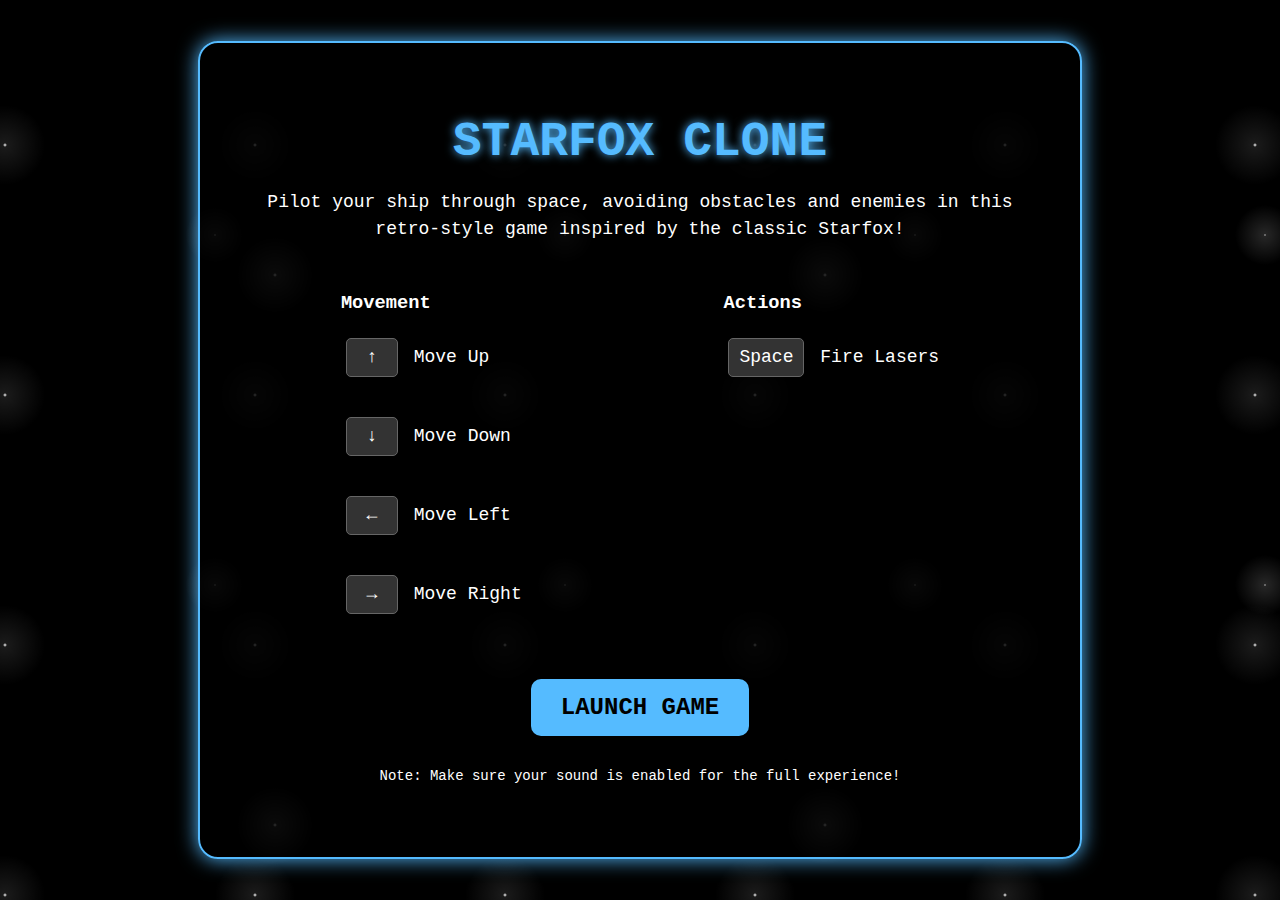
<file: StarfoxClone/launcher.html>
<!DOCTYPE html>
<html lang="en">
<head>
    <meta charset="UTF-8">
    <meta name="viewport" content="width=device-width, initial-scale=1.0">
    <title>Starfox Clone Launcher</title>
    <style>
        body {
            font-family: 'Courier New', Courier, monospace;
            background-color: #000;
            color: #fff;
            display: flex;
            justify-content: center;
            align-items: center;
            flex-direction: column;
            height: 100vh;
            margin: 0;
            background-image: 
                radial-gradient(white, rgba(255,255,255,.2) 2px, transparent 40px),
                radial-gradient(white, rgba(255,255,255,.15) 1px, transparent 30px),
                radial-gradient(white, rgba(255,255,255,.1) 2px, transparent 40px);
            background-size: 550px 550px, 350px 350px, 250px 250px;
            background-position: 0 0, 40px 60px, 130px 270px;
        }
        
        .container {
            background-color: rgba(0, 0, 0, 0.8);
            padding: 40px;
            border-radius: 20px;
            text-align: center;
            border: 2px solid #5bf;
            box-shadow: 0 0 20px #5bf;
            max-width: 800px;
        }
        
        h1 {
            color: #5bf;
            font-size: 48px;
            margin-bottom: 20px;
            text-shadow: 0 0 10px #5bf;
            text-transform: uppercase;
        }
        
        p {
            font-size: 18px;
            line-height: 1.5;
            margin-bottom: 30px;
        }
        
        .play-button {
            background-color: #5bf;
            color: #000;
            border: none;
            padding: 15px 30px;
            font-size: 24px;
            border-radius: 10px;
            cursor: pointer;
            font-family: 'Courier New', Courier, monospace;
            font-weight: bold;
            text-transform: uppercase;
            transition: all 0.3s;
        }
        
        .play-button:hover {
            background-color: #7df;
            transform: scale(1.05);
            box-shadow: 0 0 20px #5bf;
        }
        
        .controls {
            display: flex;
            justify-content: space-around;
            margin: 30px 0;
        }
        
        .control-group {
            text-align: left;
        }
        
        .key {
            display: inline-block;
            background-color: #333;
            color: #fff;
            padding: 5px 10px;
            border-radius: 5px;
            margin: 5px;
            min-width: 30px;
            text-align: center;
            border: 1px solid #666;
        }
    </style>
</head>
<body>
    <div class="container">
        <h1>Starfox Clone</h1>
        <p>Pilot your ship through space, avoiding obstacles and enemies in this retro-style game inspired by the classic Starfox!</p>
        
        <div class="controls">
            <div class="control-group">
                <h3>Movement</h3>
                <p><span class="key">↑</span> Move Up</p>
                <p><span class="key">↓</span> Move Down</p>
                <p><span class="key">←</span> Move Left</p>
                <p><span class="key">→</span> Move Right</p>
            </div>
            <div class="control-group">
                <h3>Actions</h3>
                <p><span class="key">Space</span> Fire Lasers</p>
            </div>
        </div>
        
        <a href="index.html"><button class="play-button">Launch Game</button></a>
        
        <p style="margin-top: 30px; font-size: 14px;">Note: Make sure your sound is enabled for the full experience!</p>
    </div>
    
    <script>
        // Add a little animation to the stars
        document.addEventListener('mousemove', (e) => {
            const x = e.clientX / window.innerWidth;
            const y = e.clientY / window.innerHeight;
            
            document.body.style.backgroundPosition = 
                `${-x * 20}px ${-y * 20}px, 
                ${40 - x * 40}px ${60 - y * 40}px, 
                ${130 - x * 60}px ${270 - y * 60}px`;
        });
    </script>
</body>
</html>
</file>
<file: binary-carrots/styles.css>
body {
    background-color: #333333;
    color: #ffffff;
    font-family: Arial, sans-serif;
    margin: 0;
    padding: 0;
    display: flex;
    justify-content: center;
    align-items: center;
    min-height: 100vh;
}

.container {
    text-align: center;
    max-width: 800px;
    padding: 20px;
}

h1 {
    margin-bottom: 40px;
    color: #ff9933; /* Carrot orange */
}

.binary-display {
    display: flex;
    justify-content: center;
    gap: 15px;
    margin-bottom: 40px;
}

.digit-container {
    display: flex;
    flex-direction: column;
    align-items: center;
}

.digit {
    background-color: #222222;
    color: #ff5500; /* Digital clock orange-red */
    font-family: 'Courier New', monospace;
    font-size: 64px;
    font-weight: bold;
    width: 80px;
    height: 100px;
    display: flex;
    justify-content: center;
    align-items: center;
    border-radius: 10px;
    margin-bottom: 10px;
    box-shadow: 0 0 10px rgba(255, 85, 0, 0.5);
    text-shadow: 0 0 10px rgba(255, 85, 0, 0.8);
}

.key-symbol {
    font-size: 24px;
    margin-bottom: 5px;
    color: #dddddd;
}

.power {
    font-size: 16px;
    color: #aaaaaa;
}

.decimal-display {
    background-color: #222222;
    padding: 20px;
    border-radius: 10px;
    margin-bottom: 30px;
    display: inline-block;
}

.decimal-display h2 {
    margin-top: 0;
    margin-bottom: 10px;
    color: #dddddd;
}

#decimal-value {
    font-size: 48px;
    font-weight: bold;
    color: #ff5500; /* Digital clock orange-red */
    font-family: 'Courier New', monospace;
    text-shadow: 0 0 10px rgba(255, 85, 0, 0.8);
}

.instructions {
    background-color: rgba(255, 255, 255, 0.1);
    padding: 20px;
    border-radius: 10px;
    text-align: left;
}

.instructions p {
    margin-top: 0;
}

.instructions ul {
    padding-left: 20px;
}

/* Active state for digits when toggled to 1 */
.digit.active {
    color: #ff9900;
    text-shadow: 0 0 15px rgba(255, 153, 0, 0.8);
    box-shadow: 0 0 15px rgba(255, 153, 0, 0.7);
}

/* Clear button styling */
.clear-button {
    background-color: #ff5500;
    color: white;
    border: none;
    padding: 12px 30px;
    font-size: 18px;
    font-weight: bold;
    border-radius: 8px;
    cursor: pointer;
    margin-top: 15px;
    margin-bottom: 15px;
    transition: all 0.3s ease;
    box-shadow: 0 4px 6px rgba(0, 0, 0, 0.3);
}

.clear-button:hover {
    background-color: #ff7733;
    transform: translateY(-2px);
    box-shadow: 0 6px 8px rgba(0, 0, 0, 0.4);
}

.clear-button:active {
    transform: translateY(0);
    box-shadow: 0 2px 4px rgba(0, 0, 0, 0.3);
}
</file>
<file: GravitySim/style.css>
:root {
  --ink: #1a1033;
  --paper: #fffbe9;
  --accent: #ff3d8a;
  --accent2: #4ad7ff;
  --accent3: #ffd23f;
  --shadow: 0 6px 0 rgba(0,0,0,0.15);
  --mono: "JetBrains Mono", ui-monospace, SFMono-Regular, Menlo, Consolas, monospace;
  --display: "Quicksand", "Avenir Next Rounded", "Nunito", system-ui, -apple-system, "Segoe UI", sans-serif;
}

* { box-sizing: border-box; }

html, body {
  margin: 0;
  padding: 0;
  background: linear-gradient(135deg, #fff2c5 0%, #ffd9ec 50%, #c9f5ff 100%);
  color: var(--ink);
  font-family: var(--display);
  min-height: 100vh;
}

header {
  padding: 14px 22px;
  background: var(--ink);
  color: var(--paper);
  display: flex;
  align-items: center;
  gap: 18px;
  flex-wrap: wrap;
  border-bottom: 4px solid var(--accent3);
}
header h1 {
  margin: 0;
  font-size: 28px;
  letter-spacing: 0.5px;
}
.zoom { display: inline-block; animation: bounce 1.6s ease-in-out infinite; }
@keyframes bounce {
  0%, 100% { transform: translateY(0); }
  50% { transform: translateY(-6px) rotate(-8deg); }
}

.controls {
  display: flex;
  gap: 14px;
  align-items: center;
  flex-wrap: wrap;
}
.controls label {
  background: rgba(255,255,255,0.1);
  padding: 8px 12px;
  border-radius: 10px;
  font-size: 16px;
}
.controls input[type="number"] {
  width: 70px;
  font-size: 18px;
  padding: 4px 6px;
  border-radius: 6px;
  border: 2px solid var(--accent3);
  font-family: var(--mono);
  text-align: right;
}
#jump-btn {
  background: var(--accent);
  color: white;
  border: none;
  font-family: var(--display);
  font-size: 20px;
  padding: 10px 18px;
  border-radius: 12px;
  cursor: pointer;
  box-shadow: var(--shadow);
  transition: transform 0.05s;
}
#jump-btn:hover { transform: translateY(-2px); }
#jump-btn:active { transform: translateY(2px); box-shadow: 0 2px 0 rgba(0,0,0,0.15); }
#jump-btn:disabled { opacity: 0.6; cursor: wait; }
.kbd {
  display: inline-block;
  font-family: var(--mono);
  font-size: 12px;
  background: rgba(255,255,255,0.25);
  padding: 2px 6px;
  border-radius: 4px;
  margin-left: 4px;
}
.status { font-size: 14px; opacity: 0.8; font-family: var(--mono); }

.scrub {
  width: 100%;
  display: flex;
  align-items: center;
  gap: 12px;
  padding: 8px 22px 0;
  background: var(--ink);
  color: var(--paper);
  font-size: 14px;
}
.scrub label { opacity: 0.85; }
.scrub input[type="range"] {
  flex: 1;
  accent-color: var(--accent);
  cursor: pointer;
}
.scrub-time {
  font-family: var(--mono);
  background: var(--accent3);
  color: var(--ink);
  padding: 3px 10px;
  border-radius: 8px;
  min-width: 110px;
  text-align: center;
  font-weight: 600;
}

main {
  display: grid;
  grid-template-columns: 1fr 1fr;
  gap: 16px;
  padding: 16px;
}

.panel {
  border-radius: 18px;
  overflow: hidden;
  box-shadow: 0 10px 30px rgba(0,0,0,0.15);
  display: flex;
  flex-direction: column;
  border: 4px solid var(--ink);
}
.panel-head {
  display: flex;
  justify-content: space-between;
  align-items: center;
  padding: 10px 16px;
  background: var(--ink);
  color: var(--paper);
}
.panel-head h2 {
  margin: 0;
  font-size: 22px;
  display: flex;
  align-items: center;
  gap: 10px;
}
.panel-head select {
  font-family: var(--display);
  font-size: 16px;
  padding: 4px 8px;
  border-radius: 8px;
  border: 2px solid var(--accent3);
  background: var(--paper);
  color: var(--ink);
}
.g-tag {
  font-family: var(--mono);
  background: var(--accent3);
  color: var(--ink);
  padding: 4px 10px;
  border-radius: 8px;
  font-weight: bold;
}

.stage {
  position: relative;
  height: 460px;
  overflow: hidden;
}
.panel.earth .stage {
  background:
    radial-gradient(circle at 85% 18%, #fff7a8 0 26px, transparent 27px),
    linear-gradient(to bottom, #6cc4ff 0%, #b8e8ff 65%, #7bd17b 65%, #4faa4f 100%);
}
.panel.other[data-env="moon"] .stage {
  background:
    radial-gradient(circle at 20% 25%, white 1px, transparent 2px),
    radial-gradient(circle at 60% 12%, white 1px, transparent 2px),
    radial-gradient(circle at 80% 35%, white 1px, transparent 2px),
    radial-gradient(circle at 35% 55%, white 1px, transparent 2px),
    linear-gradient(to bottom, #0a0a2e 0%, #1a1850 65%, #6e6e7a 65%, #4a4a55 100%);
}
.panel.other[data-env="saturn"] .stage {
  background:
    radial-gradient(ellipse 120px 18px at 78% 22%, rgba(255,220,150,0.6), transparent 70%),
    radial-gradient(circle at 78% 22%, #d9a86a 0 30px, transparent 31px),
    linear-gradient(to bottom,
      #f7d59c 0%, #f0b770 25%, #e8a14a 50%, #d6863e 65%,
      #b8763a 65%, #8a5a2a 100%);
}
.panel.other[data-env="mercury"] .stage {
  background:
    radial-gradient(circle at 80% 18%, #fff4c2 0 22px, #ffd76a 22px 26px, transparent 27px),
    radial-gradient(circle at 30% 80%, rgba(0,0,0,0.18) 0 6px, transparent 7px),
    radial-gradient(circle at 55% 88%, rgba(0,0,0,0.18) 0 4px, transparent 5px),
    radial-gradient(circle at 70% 92%, rgba(0,0,0,0.15) 0 5px, transparent 6px),
    linear-gradient(to bottom,
      #1a1020 0%, #3a2a30 65%,
      #a08070 65%, #6a4a3a 100%);
}
.panel.other[data-env="jupiter"] .stage {
  background:
    radial-gradient(ellipse 60px 20px at 30% 35%, #c84a3a 0%, transparent 70%),
    linear-gradient(to bottom,
      #f0d8a8 0%, #f0d8a8 10%,
      #c89868 10%, #c89868 20%,
      #a87858 20%, #a87858 30%,
      #d8b078 30%, #d8b078 42%,
      #b88858 42%, #b88858 55%,
      #e8c898 55%, #e8c898 65%,
      #6a4a2a 65%, #4a3018 100%);
}
.panel.other[data-env="mars"] .stage {
  background:
    radial-gradient(circle at 78% 20%, #ffe4a0 0 14px, transparent 15px),
    radial-gradient(circle at 22% 78%, rgba(0,0,0,0.18) 0 5px, transparent 6px),
    radial-gradient(circle at 60% 85%, rgba(0,0,0,0.18) 0 4px, transparent 5px),
    linear-gradient(to bottom,
      #f7c8a0 0%, #e89868 35%, #c86838 65%,
      #8a3818 65%, #5a2010 100%);
}
.panel.other[data-env="pluto"] .stage {
  background:
    radial-gradient(circle at 15% 20%, white 1px, transparent 2px),
    radial-gradient(circle at 45% 12%, white 1.2px, transparent 2px),
    radial-gradient(circle at 70% 28%, white 1px, transparent 2px),
    radial-gradient(circle at 88% 18%, white 1.4px, transparent 2px),
    radial-gradient(circle at 30% 45%, white 1px, transparent 2px),
    radial-gradient(ellipse 70px 30px at 35% 80%, #fff8e8 0%, transparent 70%),
    linear-gradient(to bottom,
      #1a1430 0%, #2a2548 60%, #4a4060 65%,
      #c8b8a8 65%, #d8c8b0 80%, #b8a890 100%);
}
.panel.other[data-env="callisto"] .stage {
  background:
    radial-gradient(ellipse 35px 6px at 78% 22%, rgba(200,140,90,0.5), transparent 70%),
    radial-gradient(circle at 78% 22%, #d8a070 0 32px, #a86838 32px 34px, transparent 35px),
    radial-gradient(circle at 15% 18%, white 1px, transparent 2px),
    radial-gradient(circle at 40% 10%, white 1px, transparent 2px),
    radial-gradient(circle at 92% 50%, white 1.2px, transparent 2px),
    radial-gradient(circle at 55% 30%, white 1px, transparent 2px),
    radial-gradient(circle at 25% 80%, rgba(255,255,255,0.6) 0 4px, transparent 6px),
    radial-gradient(circle at 60% 88%, rgba(255,255,255,0.5) 0 6px, transparent 8px),
    radial-gradient(circle at 80% 78%, rgba(0,0,0,0.25) 0 5px, transparent 7px),
    radial-gradient(circle at 35% 92%, rgba(0,0,0,0.2) 0 4px, transparent 6px),
    linear-gradient(to bottom,
      #0a0a1a 0%, #1a1a2e 65%,
      #6a5a4e 65%, #4a3a30 100%);
}
.panel.other[data-env="venus"] .stage {
  background:
    radial-gradient(ellipse 80px 22px at 25% 22%, rgba(255,240,180,0.7), transparent 70%),
    radial-gradient(ellipse 100px 18px at 65% 38%, rgba(255,210,140,0.6), transparent 70%),
    radial-gradient(ellipse 70px 16px at 40% 52%, rgba(255,180,100,0.5), transparent 70%),
    linear-gradient(to bottom,
      #fff2b0 0%, #ffd870 30%, #f0a040 55%, #d87830 65%,
      #6a2818 65%, #3a1208 100%);
}
.panel.other[data-env="acen"] .stage {
  background:
    radial-gradient(circle at 50% 45%, rgba(255,250,200,0.9) 0 30px, rgba(255,200,80,0.5) 60px, transparent 120px),
    radial-gradient(ellipse 40px 8px at 25% 50%, rgba(255,150,50,0.6), transparent 70%),
    radial-gradient(ellipse 30px 6px at 75% 60%, rgba(255,200,80,0.7), transparent 70%),
    radial-gradient(ellipse 50px 10px at 60% 75%, rgba(255,100,30,0.5), transparent 70%),
    linear-gradient(to bottom,
      #fff8c8 0%, #ffd860 25%, #ff9830 50%, #e8501a 65%,
      #c83008 65%, #6a1004 100%);
  animation: starflicker 3s ease-in-out infinite;
}
@keyframes starflicker {
  0%, 100% { filter: brightness(1); }
  50%      { filter: brightness(1.08); }
}
.panel.other[data-env="uranus"] .stage {
  background:
    radial-gradient(circle at 75% 25%, rgba(255,255,255,0.15) 0 40px, transparent 60px),
    linear-gradient(to bottom,
      #b8f0ec 0%, #7ad8d4 40%, #4ab8b8 65%,
      #2a6878 65%, #1a4a5a 100%);
}
.panel.other[data-env="mercury"] .figure .kid,
.panel.other[data-env="jupiter"] .figure .kid,
.panel.other[data-env="mars"]    .figure .kid,
.panel.other[data-env="pluto"]   .figure .kid,
.panel.other[data-env="venus"]   .figure .kid,
.panel.other[data-env="acen"]    .figure .kid,
.panel.other[data-env="callisto"] .figure .kid,
.panel.other[data-env="uranus"]  .figure .kid { stroke: #1a1033; }
.panel.other[data-env="mercury"] .figure .head { fill: #ffd6a5; stroke: #1a1033; }
.panel.other[data-env="jupiter"] .figure .head { fill: #ffe0b0; stroke: #1a1033; }
.panel.other[data-env="mars"]    .figure .head { fill: #ffd6a5; stroke: #1a1033; }
.panel.other[data-env="pluto"]   .figure .head { fill: #e0f8ff; stroke: #1a1033; }
.panel.other[data-env="venus"]   .figure .head { fill: #ffe0b0; stroke: #1a1033; }
.panel.other[data-env="acen"]    .figure .head { fill: #ffd6a5; stroke: #1a1033; }
.panel.other[data-env="callisto"] .figure .head { fill: #ffd6a5; stroke: #1a1033; }
.panel.other[data-env="uranus"]  .figure .head { fill: #e0f8ff; stroke: #1a1033; }
.panel.other[data-env="mercury"] .ruler,
.panel.other[data-env="jupiter"] .ruler,
.panel.other[data-env="mars"]    .ruler,
.panel.other[data-env="pluto"]   .ruler,
.panel.other[data-env="venus"]   .ruler,
.panel.other[data-env="acen"]    .ruler,
.panel.other[data-env="uranus"]  .ruler { color: rgba(0,0,0,0.6); }

.ground {
  position: absolute;
  left: 0; right: 0; bottom: 0;
  height: 35%;
  pointer-events: none;
  border-top: 2px solid rgba(0, 0, 0, 0.45);
  box-shadow: 0 -1px 0 rgba(255, 255, 255, 0.25);
}
.panel.other[data-env="moon"] .ground {
  border-top-color: rgba(255, 255, 255, 0.55);
  box-shadow: 0 -1px 0 rgba(0, 0, 0, 0.4);
}
.figure {
  position: absolute;
  left: 50%;
  bottom: 35%;
  width: 80px;
  height: 120px;
  transform: translateX(-50%);
  overflow: visible;
}
.figure .kid {
  stroke-linecap: round;
  fill: none;
  stroke-width: 3.5;
  transition: none;
}
.panel.earth .figure .kid {
  stroke: #1a1033;
}
.panel.earth .figure .head { fill: #ffd6a5; stroke: #1a1033; }
.panel.other[data-env="moon"] .figure .kid { stroke: #fff; }
.panel.other[data-env="moon"] .figure .head { fill: #ffe; stroke: #fff; }

/* Space suit (always shown on right-side astronaut figure) */
.figure.astronaut .kid .head,
.figure.astronaut .kid .body,
.figure.astronaut .kid .arm-l,
.figure.astronaut .kid .arm-r,
.figure.astronaut .kid .leg-l,
.figure.astronaut .kid .leg-r {
  stroke: #d8d8e0 !important;
  stroke-width: 5;
}
.figure.astronaut .kid .head { fill: #ffd6a5 !important; }
.figure.astronaut .suit-pack {
  fill: #c8c8d0;
  stroke: #555;
  stroke-width: 1;
}
.figure.astronaut .suit-antenna {
  stroke: #888;
  stroke-width: 1;
  fill: none;
}
.figure.astronaut .suit-antenna-tip {
  fill: #ff3d8a;
  stroke: none;
}
.figure.astronaut .suit-torso {
  fill: #f4f4f8;
  stroke: #555;
  stroke-width: 1;
}
.figure.astronaut .suit-chest {
  fill: #2a2a3a;
  stroke: #555;
  stroke-width: 0.5;
}
.figure.astronaut .suit-chest-led {
  fill: #4ad7ff;
  stroke: none;
}
.figure.astronaut .suit-helmet {
  fill: rgba(180, 220, 255, 0.25);
  stroke: #ddd;
  stroke-width: 1.5;
}
.figure.astronaut .suit-visor {
  fill: #2a2a4a;
  stroke: #ffd23f;
  stroke-width: 1;
}
.figure.astronaut .suit-visor-shine {
  fill: rgba(255, 255, 255, 0.6);
  stroke: none;
}
.figure.astronaut .suit-boot {
  fill: #d8d8e0;
  stroke: #333;
  stroke-width: 1;
}
.panel.other[data-env="saturn"] .figure .kid { stroke: #2a1a05; }
.panel.other[data-env="saturn"] .figure .head { fill: #ffe0b0; stroke: #2a1a05; }

.ruler {
  position: absolute;
  left: 6px;
  bottom: 35%;
  width: 22px;
  pointer-events: none;
  font-family: var(--mono);
  font-size: 10px;
  color: rgba(0,0,0,0.55);
}
.panel.other[data-env="moon"] .ruler,
.panel.other[data-env="callisto"] .ruler { color: rgba(255,255,255,0.7); }
.ruler .tick {
  position: absolute;
  left: 0;
  width: 22px;
  border-top: 1px dashed currentColor;
  padding-left: 2px;
  line-height: 1;
}

.math {
  background: var(--paper);
  padding: 12px 16px;
  font-family: var(--mono);
  font-size: 13px;
  border-top: 4px solid var(--ink);
  min-height: 200px;
}
.math .facts {
  display: grid;
  grid-template-columns: repeat(2, 1fr);
  gap: 4px 18px;
  margin-bottom: 10px;
  padding-bottom: 8px;
  border-bottom: 2px dashed rgba(0,0,0,0.15);
}
.math .facts span.k {
  color: #777;
  font-family: var(--display);
  font-size: 12px;
}
.math .facts span.v {
  color: var(--accent);
  font-weight: bold;
  font-family: var(--mono);
}
.math .row {
  display: grid;
  grid-template-columns: 130px 1fr;
  gap: 10px;
  padding: 5px 0;
  align-items: baseline;
  border-top: 1px dotted rgba(0,0,0,0.08);
}
.math .row:first-of-type { border-top: none; }
.math .row .label {
  font-family: var(--mono);
  font-size: 14px;
  color: var(--ink);
  font-weight: 600;
  display: flex;
  flex-direction: column;
}
.math .row .label em {
  font-family: var(--display);
  font-style: normal;
  font-weight: 600;
  font-size: 11px;
  color: #888;
  letter-spacing: 0.3px;
  text-transform: uppercase;
  margin-top: 1px;
}
.math .row .expr {
  display: flex;
  flex-wrap: wrap;
  gap: 4px 10px;
  align-items: baseline;
}
.math .row .formula {
  font-family: var(--mono);
  color: #1a1033;
  font-size: 13px;
}
.math .row .sub {
  font-family: var(--mono);
  color: #666;
  font-size: 12px;
}
.math .row .sub:empty { display: none; }
.math .row .val {
  color: var(--accent);
  font-weight: 700;
  font-family: var(--mono);
  font-size: 14px;
  transition: color 0.12s;
}
.math .row .val::before { content: "= "; color: #888; font-weight: 400; }
.math .row.pulse .val { color: var(--accent2); }

footer {
  text-align: center;
  padding: 14px;
  font-size: 14px;
  color: var(--ink);
  opacity: 0.75;
}

@media (max-width: 800px) {
  main { grid-template-columns: 1fr; }
  .stage { height: 380px; }
}
</file>
<file: magic-tiles-web/styles.css>
:root {
  color-scheme: dark;
  --bg: #080914;
  --panel: #12142a;
  --text: #f2f4ff;
  --muted: #a8add8;
  --accent: #08e8ff;
  --accent-2: #ff3cf7;
  --good: #36fba8;
  --miss: #ff5f7d;
}

* {
  box-sizing: border-box;
}

html,
body {
  margin: 0;
  padding: 0;
  background: radial-gradient(circle at 50% -10%, #202248 0%, var(--bg) 55%);
  color: var(--text);
  font-family: Inter, system-ui, -apple-system, Segoe UI, Roboto, Arial, sans-serif;
  min-height: 100%;
}

.app {
  width: min(980px, 100vw);
  margin: 0 auto;
  padding: 16px;
  display: grid;
  gap: 12px;
}

.topbar h1 {
  margin: 0 0 4px;
  letter-spacing: 0.4px;
}

.tagline {
  margin: 0;
  color: var(--muted);
}

.controls {
  background: color-mix(in oklab, var(--panel), black 8%);
  border: 1px solid color-mix(in oklab, var(--accent), transparent 70%);
  border-radius: 12px;
  padding: 10px;
  display: flex;
  flex-wrap: wrap;
  gap: 8px;
  align-items: center;
}

.controls label {
  font-size: 0.88rem;
  color: var(--muted);
}

.controls select,
.controls button {
  height: 36px;
  border-radius: 8px;
  border: 1px solid #2d3368;
  background: #171a33;
  color: var(--text);
  padding: 0 10px;
  font-size: 0.95rem;
}

.controls button {
  cursor: pointer;
}

.controls button:disabled {
  opacity: 0.5;
  cursor: not-allowed;
}

.hud {
  display: grid;
  grid-template-columns: repeat(6, minmax(0, 1fr));
  gap: 8px;
}

.hud > div {
  background: color-mix(in oklab, var(--panel), black 8%);
  border: 1px solid #2d3368;
  border-radius: 8px;
  padding: 8px;
  text-align: center;
}

.game-wrap {
  border-radius: 14px;
  overflow: hidden;
  border: 1px solid color-mix(in oklab, var(--accent), transparent 65%);
  box-shadow: 0 0 40px color-mix(in oklab, var(--accent), transparent 75%);
  touch-action: none;
  width: min(100%, 480px);
}

#gameCanvas {
  width: 100%;
  height: auto;
  display: block;
  background: linear-gradient(to bottom, #0f132e, #060710);
}

.help {
  color: var(--muted);
  font-size: 0.94rem;
}

@media (max-width: 700px) {
  .hud {
    grid-template-columns: repeat(2, minmax(0, 1fr));
  }
}
</file>
<file: MakeAZoo/styles.css>
:root {
  --bg: #f6f0dc;
  --panel: #fff9e7;
  --ink: #2e2a20;
  --accent: #32845d;
  --accent-deep: #1d6242;
  --danger: #b3412f;
  --field-top: #c7ec9d;
  --field-bottom: #91ca71;
  --card: #fff4d0;
  --shadow: 0 8px 20px rgba(48, 39, 23, 0.16);
}

* {
  box-sizing: border-box;
}

html,
body {
  margin: 0;
  height: 100%;
  color: var(--ink);
  font-family: "Trebuchet MS", "Gill Sans", sans-serif;
  background: radial-gradient(circle at 80% 12%, #ffe9b8 0, #f8dfad 28%, var(--bg) 70%);
}

button,
input {
  font: inherit;
}

.app {
  display: grid;
  grid-template-columns: 290px 1fr;
  min-height: 100vh;
}

.sidebar {
  border-right: 2px solid #e8d6a9;
  background: linear-gradient(180deg, #fff6de 0%, #fce8ba 100%);
  padding: 16px;
  overflow-y: auto;
}

.sidebar-header h1 {
  margin: 0;
  font-size: 1.5rem;
}

.sidebar-header p {
  margin: 8px 0 16px;
  font-size: 0.95rem;
}

.animal-list {
  display: grid;
  gap: 10px;
}

.animal-card {
  border: 1px solid #e1cb98;
  border-radius: 12px;
  background: var(--card);
  box-shadow: var(--shadow);
  display: grid;
  grid-template-columns: 52px 1fr;
  align-items: center;
  gap: 10px;
  width: 100%;
  padding: 10px;
  cursor: pointer;
  transition: transform 0.14s ease, border-color 0.14s ease;
  text-align: left;
}

.animal-card:hover,
.animal-card:focus-visible {
  border-color: var(--accent);
  transform: translateY(-1px);
  outline: none;
}

.animal-thumb {
  width: 52px;
  height: 52px;
  object-fit: contain;
}

.animal-name {
  font-weight: 700;
  color: #2f2618;
}

.animal-trait {
  font-size: 0.8rem;
  color: #5a4830;
  opacity: 1;
}

.main-area {
  display: flex;
  flex-direction: column;
  min-width: 0;
}

.hud {
  padding: 10px 14px;
  display: flex;
  justify-content: space-between;
  gap: 12px;
  align-items: center;
  flex-wrap: wrap;
  border-bottom: 2px solid #e7d7af;
  background: var(--panel);
}

.hud-group {
  display: flex;
  gap: 8px;
  align-items: center;
  flex-wrap: wrap;
}

.stat-pill {
  background: #fff;
  border-radius: 999px;
  padding: 5px 11px;
  border: 1px solid #ddceaa;
  font-size: 0.9rem;
}

button {
  border: 1px solid var(--accent-deep);
  border-radius: 8px;
  background: var(--accent);
  color: #fff;
  padding: 7px 12px;
  cursor: pointer;
}

button:hover,
button:focus-visible {
  background: var(--accent-deep);
  outline: none;
}

button.danger {
  border-color: #7c261a;
  background: var(--danger);
}

button.danger:hover,
button.danger:focus-visible {
  background: #8f3022;
}

.slider-wrap {
  display: inline-flex;
  align-items: center;
  gap: 6px;
  background: #fff;
  border-radius: 999px;
  padding: 3px 9px;
  border: 1px solid #ddceaa;
  font-size: 0.82rem;
}

.slider-wrap input {
  width: 84px;
}

.behavior-toggles-wrap {
  display: inline-flex;
  align-items: center;
  gap: 6px;
  background: #fff;
  border-radius: 999px;
  padding: 3px 9px;
  border: 1px solid #ddceaa;
  font-size: 0.82rem;
}

.behavior-toggles-label {
  font-weight: 700;
}

.behavior-toggles {
  display: inline-flex;
  gap: 4px;
  flex-wrap: wrap;
}

.behavior-toggle {
  border: 1px solid #a69570;
  border-radius: 999px;
  background: #f5ecd0;
  color: #3c3121;
  padding: 3px 8px;
  font-size: 0.76rem;
  line-height: 1.2;
}

.behavior-toggle:hover,
.behavior-toggle:focus-visible {
  background: #e7dbc0;
}

.behavior-toggle.active {
  border-color: var(--accent-deep);
  background: var(--accent);
  color: #fff;
}

.zoo-field {
  position: relative;
  overflow: hidden;
  flex: 1;
  min-height: 420px;
  background:
    radial-gradient(circle at 18% 22%, rgba(255, 255, 255, 0.24), transparent 29%),
    radial-gradient(circle at 82% 70%, rgba(255, 255, 255, 0.25), transparent 31%),
    linear-gradient(180deg, var(--field-top), var(--field-bottom));
}

.food-layer {
  position: absolute;
  inset: 0;
  pointer-events: none;
  z-index: 1;
}

.food {
  position: absolute;
  width: 14px;
  height: 14px;
  border-radius: 50%;
  background:
    radial-gradient(circle at 30% 30%, #fff4bd 0 22%, transparent 24%),
    radial-gradient(circle at 60% 65%, #d68540 0 45%, #9a5323 70%);
  box-shadow: 0 2px 3px rgba(62, 44, 20, 0.3);
}

.animal {
  position: absolute;
  width: 76px;
  height: 76px;
  user-select: none;
  cursor: pointer;
  transform-origin: center;
  will-change: transform;
  z-index: 2;
}

.animal img {
  width: 100%;
  height: 100%;
  object-fit: contain;
  pointer-events: none;
  filter: drop-shadow(0 4px 4px rgba(0, 0, 0, 0.2));
}

.animal.eat img {
  filter: drop-shadow(0 4px 4px rgba(0, 0, 0, 0.2)) saturate(1.05);
}

.animal.sleep img {
  filter: drop-shadow(0 4px 4px rgba(0, 0, 0, 0.2)) saturate(0.75) brightness(0.92);
}

.toast {
  position: absolute;
  left: 50%;
  top: 14px;
  transform: translateX(-50%);
  background: rgba(46, 42, 32, 0.9);
  color: #fff;
  border-radius: 999px;
  padding: 7px 13px;
  font-size: 0.85rem;
  opacity: 0;
  transition: opacity 0.22s ease;
  pointer-events: none;
  z-index: 4;
}

.toast.visible {
  opacity: 1;
}

.info-bubble {
  position: absolute;
  background: rgba(255, 255, 255, 0.95);
  border: 1px solid #d0bf94;
  border-radius: 10px;
  padding: 6px 8px;
  font-size: 0.82rem;
  opacity: 0;
  transform: translate(-50%, -120%);
  pointer-events: none;
  white-space: nowrap;
  transition: opacity 0.16s ease;
  z-index: 4;
}

.info-bubble.visible {
  opacity: 1;
}

@media (max-width: 920px) {
  .app {
    grid-template-columns: 1fr;
    grid-template-rows: auto 1fr;
  }

  .sidebar {
    border-right: 0;
    border-bottom: 2px solid #e8d6a9;
    max-height: 260px;
  }

  .animal-list {
    grid-template-columns: repeat(2, minmax(0, 1fr));
  }
}

@media (max-width: 620px) {
  .animal-list {
    grid-template-columns: 1fr;
  }

  .hud {
    align-items: flex-start;
  }

  .animal {
    width: 66px;
    height: 66px;
  }
}
</file>
